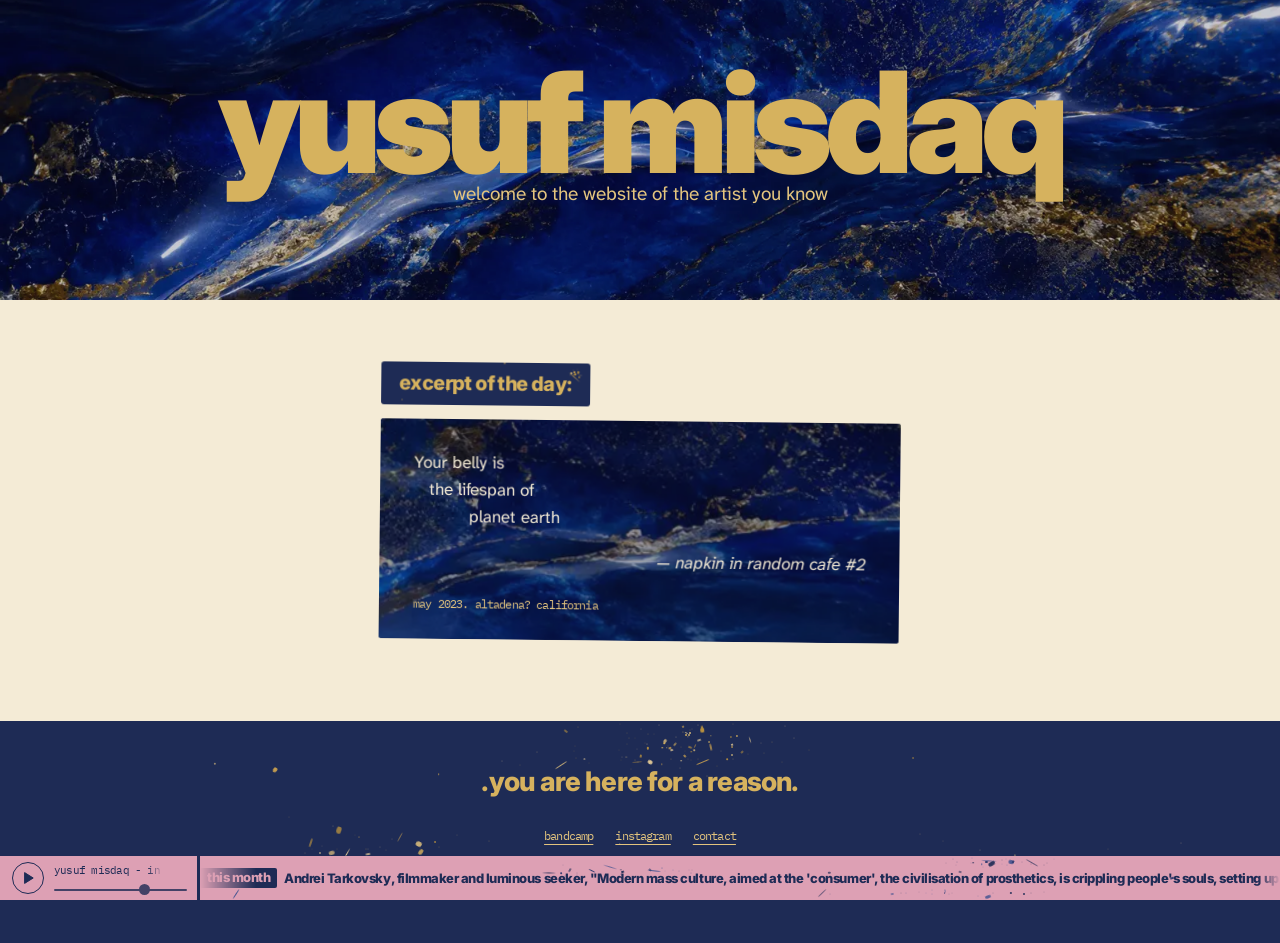
<file: index.html>
<!doctype html>
<html lang="en">
<head>
<meta charset="utf-8">
<meta name="viewport" content="width=device-width, initial-scale=1, viewport-fit=cover">
<meta name="theme-color" content="#F4EBD6">
<title>yusuf misdaq</title>
<link rel="stylesheet" href="https://fonts.googleapis.com/css2?family=Inter:wght@400;800;900&amp;display=swap">
<link rel="stylesheet" href="https://fonts.googleapis.com/css2?family=IBM+Plex+Mono:wght@400;500&amp;display=swap">
<link rel="stylesheet" href="https://fonts.googleapis.com/css2?family=Atkinson+Hyperlegible+Next:wght@400;600&amp;display=swap">
<link rel="stylesheet" href="https://fonts.googleapis.com/css2?family=Atkinson+Hyperlegible:wght@400;700&amp;display=swap">
<link rel="stylesheet" href="https://fonts.googleapis.com/css2?family=Aref+Ruqaa:wght@700&amp;family=Vazirmatn:wght@700&amp;display=swap">
<link rel="stylesheet" href="assets/css/shell.css">
<style id="page-css">
body{margin:0;background:#F4EBD6}
a{color:#1E2B55}a:hover{color:#2E4A8C}
.lapis{position:relative;overflow:hidden;background:#1E2B55}
.fx{position:absolute;top:0;right:0;bottom:0;left:0;pointer-events:none}
.fk{position:absolute;display:block}
.above{position:relative;z-index:1}
.ph::before{content:"";position:absolute;top:0;right:0;bottom:0;left:0;background-size:cover;background-repeat:no-repeat;background-position:var(--bp,50% 50%);z-index:0}
.ph::after{content:"";position:absolute;top:0;right:0;bottom:0;left:0;background:rgba(14,20,48,var(--dim,.3));z-index:0}
.ph-1::before{background-image:url(media/images/portrait-1.webp)}
.ph-2::before{background-image:url(media/images/portrait-2.webp)}
.ph-flip::before{transform:rotate(180deg)}
.ph-mx::before{transform:scaleX(-1)}
.ph-my::before{transform:scaleY(-1)}
.ph-zoom::before{background-size:var(--bs) auto}
.poemlink{text-decoration:none;color:#F4EBD6;transition:box-shadow .3s ease}
.poemlink::after{transition:background .3s ease}
.poemlink:hover,.poemlink:focus-visible{color:#F4EBD6;box-shadow:0 0 0 2px #D6B25E,0 0 30px rgba(214,178,94,.45)}
.poemlink:hover::after,.poemlink:focus-visible::after{background:rgba(14,20,48,.25)}
.poemlink:focus-visible{outline:none}
.fcall{font-family:Inter,'Helvetica Neue',Arial,sans-serif;font-weight:800;font-size:27px;letter-spacing:-0.03em;color:#D6B25E;text-transform:lowercase;text-align:center;margin:0}
.foot{margin-top:120px;border-radius:0;padding:44px 44px 80px;color:#F4EBD6;display:flex;flex-direction:column;gap:30px}
.frow{display:flex;flex-wrap:wrap;justify-content:space-between;align-items:flex-end;gap:24px}
.flab{font-family:Inter,'Helvetica Neue',Arial,sans-serif;font-weight:800;font-size:22px;letter-spacing:-0.03em;color:#D6B25E;text-transform:lowercase;margin:0 0 12px}
.fform{display:flex;flex-wrap:wrap;gap:10px;max-width:460px}
.fld{flex:1 1 220px;min-width:0;min-height:44px;box-sizing:border-box;border:1.5px solid #E3C47E;background:transparent;color:#F4EBD6;border-radius:999px;padding:11px 18px;font-family:'Atkinson Hyperlegible Next','Atkinson Hyperlegible',Verdana,sans-serif;font-size:15px}
.fld::placeholder{color:rgba(244,235,214,.7)}
.fbtn{min-height:44px;border:none;border-radius:999px;padding:11px 22px;background:#D6B25E;color:#1E2B55;font-family:'Atkinson Hyperlegible Next','Atkinson Hyperlegible',Verdana,sans-serif;font-size:15px;cursor:pointer;text-transform:lowercase}
.flinks{display:flex;flex-wrap:wrap;gap:6px 22px;font-family:'IBM Plex Mono',ui-monospace,monospace;font-size:12px;letter-spacing:-0.07em;text-transform:lowercase}
.flinks a{color:#E3C47E;text-underline-offset:4px}.flinks a:hover{color:#F4EBD6}
.fsig{font-family:'IBM Plex Mono',ui-monospace,monospace;font-size:12px;letter-spacing:-0.07em;color:#E3C47E;text-transform:lowercase}
.ph .fx{display:none}
.namelink{display:flex;align-items:center;justify-content:center;text-decoration:none;min-height:300px;padding:40px 24px;box-sizing:border-box;border-radius:0;width:100%}
.namelink:focus-visible{outline:2px solid #D6B25E;outline-offset:-6px}
.nm{font-family:Inter,'Helvetica Neue',Arial,sans-serif;font-weight:900;font-size:clamp(56px,11vw,150px);line-height:.88;letter-spacing:-0.05em;color:#D6B25E;text-transform:lowercase;text-align:center;transition:color .3s ease}
.tag{display:block;margin-top:-2px;font-family:'Atkinson Hyperlegible Next','Atkinson Hyperlegible',Verdana,sans-serif;font-weight:400;font-size:clamp(14px,1.6vw,19px);line-height:1.2;color:#E3C47E;text-transform:lowercase;text-align:center}
.namelink:hover .nm,.namelink:focus-visible .nm{color:#EED39A}
.enter{display:block;margin-top:18px;font-family:'IBM Plex Mono',ui-monospace,monospace;font-size:12px;letter-spacing:-0.07em;color:#E3C47E;text-transform:lowercase;text-align:center;opacity:0;transition:opacity .3s ease}
.namelink:hover .enter,.namelink:focus-visible .enter{opacity:1}
@media (hover: none){.enter{opacity:1}}
@keyframes drop{from{opacity:0;transform:translateY(-14px) rotate(var(--r))}to{opacity:1;transform:translateY(0) rotate(var(--r))}}
.stack{width:min(520px,100%);margin:64px auto 0;transform:rotate(var(--r));animation:drop .6s ease .3s both}
.eod{display:inline-block;margin:0 0 10px;padding:11px 18px 12px;border-radius:3px;font-family:Inter,'Helvetica Neue',Arial,sans-serif;font-weight:800;font-size:20px;line-height:1;letter-spacing:-0.03em;color:#D6B25E;text-transform:lowercase}
.poem{display:block;width:100%;box-sizing:border-box;padding:30px 34px 28px;border-radius:3px;color:#F4EBD6}
.pt{font-family:'Atkinson Hyperlegible Next','Atkinson Hyperlegible',Verdana,sans-serif;font-weight:400;font-style:italic;font-size:17px;line-height:1.6;text-transform:lowercase;margin:16px 0 0;text-align:right}
.pb{font-family:'Atkinson Hyperlegible Next','Atkinson Hyperlegible',Verdana,sans-serif;font-size:17px;line-height:1.6;white-space:pre-wrap;margin:0}
.pm{display:flex;flex-wrap:wrap;justify-content:space-between;gap:8px 20px;margin-top:22px;font-family:'IBM Plex Mono',ui-monospace,monospace;font-size:12px;letter-spacing:-0.07em;color:#E3C47E;text-transform:lowercase}
.pm a{color:#E3C47E;text-underline-offset:4px}
.pm a:hover{color:#F4EBD6}
.sunwrap{position:relative}
.rays{position:absolute;top:50%;margin-top:-80px;overflow:visible;filter:url(#raypix)}
.rays-l{left:-124px}.rays-r{right:-124px}
.ray{stroke:#1E2B55;stroke-width:6;stroke-linecap:round;opacity:0;animation:flash 2s step-end infinite}
@keyframes flash{0%{opacity:1}50%{opacity:0}100%{opacity:0}}
@media (max-width: 720px){.rays{display:none}}
@media (prefers-reduced-motion: reduce){.stack{animation:none}.ray{animation:none;opacity:1}}
.strip{position:fixed;left:0;right:0;bottom:0;z-index:50;height:44px;display:flex;align-items:center;background:var(--sbg);color:var(--sfg);box-shadow:0 -1px 0 var(--sline)}
.s-lapis{--sbg:#1E2B55;--sfg:#F4EBD6;--slab:#D6B25E;--sacc:#D6B25E;--sline:rgba(214,178,94,.35);--spill:#1E2B55}
.s-red{--sbg:#9E2A22;--sfg:#F4EBD6;--slab:#EED39A;--sacc:#EED39A;--sline:rgba(30,43,85,.5);--spill:#9E2A22}
.s-gold{--sbg:#D6B25E;--sfg:#1E2B55;--slab:#1E2B55;--sacc:#1E2B55;--sline:rgba(30,43,85,.45);--spill:#D6B25E}
.s-pink{--sbg:#DDA0B4;--sfg:#1E2B55;--slab:#1E2B55;--sacc:#1E2B55;--sline:rgba(30,43,85,.4);--spill:#DDA0B4;--sbar:#1E2B55}
.s-lapis,.s-red{--sbar:#D6B25E}.s-gold{--sbar:#1E2B55}
.s-gold .fx{display:none}
.s-red .fk{opacity:.55 !important}
.player{flex:0 0 auto;width:clamp(200px,14%,260px);border-right:3px solid var(--sbar);display:flex;align-items:center;gap:10px;padding:0 10px 0 12px;box-sizing:border-box;height:100%}
.pp{flex:0 0 auto;width:32px;height:32px;border:1.5px solid var(--sacc);border-radius:50%;background:transparent;display:flex;align-items:center;justify-content:center;cursor:pointer;padding:0;color:var(--sacc)}
.pp:hover,.pp:focus-visible{background:rgba(255,255,255,.12);outline:none}
.pp svg{display:block}
.pmeta{min-width:0;flex:1 1 auto;display:flex;flex-direction:column;gap:5px}
.song{display:block;width:100%;overflow:hidden;white-space:nowrap;-webkit-mask-image:linear-gradient(to right,#000 85%,transparent);mask-image:linear-gradient(to right,#000 85%,transparent)}
.songin{display:inline-block;font-family:'IBM Plex Mono',ui-monospace,monospace;font-size:11px;letter-spacing:-0.07em;color:var(--slab);text-transform:lowercase;line-height:1.1;will-change:transform}
.songin i{font-style:normal;padding:0 14px}
.songin b{font-weight:inherit}
.songin[data-short] .dup{display:none}
.song{max-width:110px}
.vol{-webkit-appearance:none;appearance:none;width:100%;height:14px;margin:0;background:transparent;cursor:pointer}
.vol::-webkit-slider-runnable-track{height:2px;background:var(--sacc);opacity:.8;border-radius:2px}
.vol::-moz-range-track{height:2px;background:var(--sacc);border-radius:2px}
.vol::-webkit-slider-thumb{-webkit-appearance:none;width:11px;height:11px;margin-top:-4.5px;border-radius:50%;background:var(--sacc);border:none}
.vol::-moz-range-thumb{width:11px;height:11px;border-radius:50%;background:var(--sacc);border:none}
.vol:focus-visible{outline:1px solid var(--sacc);outline-offset:2px}
.tick{flex:1 1 auto;min-width:0;height:100%;overflow:hidden;display:flex;align-items:center;cursor:default;-webkit-mask-image:linear-gradient(to right,transparent,#000 56px,#000 calc(100% - 22px),transparent);mask-image:linear-gradient(to right,transparent,#000 56px,#000 calc(100% - 22px),transparent)}
.track{display:flex;flex:0 0 auto;width:max-content;will-change:transform}
.ti{display:inline-flex;align-items:center;gap:7px;white-space:nowrap;padding-right:20px;font-family:Inter,'Helvetica Neue',Arial,sans-serif;font-weight:800;letter-spacing:-0.03em}
.ti::after{content:"\2726";color:var(--sacc);font-size:10px;padding-left:11px}
.tl,.tt{display:block;line-height:1}
.tl{font-weight:800;font-size:13px;color:var(--slab)}
.tt{font-size:13px;color:var(--sfg)}
a.tt{text-decoration:underline;text-decoration-thickness:1.5px;text-decoration-color:var(--sacc);text-underline-offset:4px}
a.tt:hover,a.tt:focus-visible{opacity:.8;outline:none}
.tmoon .tl{font-size:15px;line-height:1}
.tday .tl{color:var(--spill);background:var(--slab);padding:3px 7px 4px;border-radius:2px}
@media (max-width: 720px){.player{width:auto;padding-right:6px;gap:8px}.pmeta{width:84px;flex:0 0 84px}.vol{display:none}}
html{background:#1E2B55}
/* iPhone Safari tints its toolbar from a fixed bar's own background colour; drawing the colour on a pseudo-element
   keeps the strip pink while the toolbar area below stays cream */
.strip{background:transparent !important}
.strip::before{content:"";position:absolute;top:0;right:0;bottom:0;left:0;background:var(--sbg);z-index:-1}
.namelink{min-height:300px}
@media (max-width: 760px){.namelink{min-height:0;padding:40px 20px 34px}}
.foot{padding-bottom:calc(110px + env(safe-area-inset-bottom)) !important}
@media (max-width: 760px){
/* phones: Safari's floating toolbar owns the bottom of the screen, so the strip joins the page instead of floating:
   it sits directly above the footer, the same slim band as on desktop */
#app > div > *{order:1}
#app > div > .namelink{order:0}
#app > div > .strip{order:2;position:relative;bottom:auto;left:auto;right:auto;z-index:2;margin-top:110px}
#app > div > .foot{order:3;margin-top:0 !important}
.foot{padding-bottom:calc(36px + env(safe-area-inset-bottom)) !important}
}
</style>
</head>
<body>
<div id="shell"><div id="app"></div><div id="strip"></div><div id="foot"></div></div>
<noscript><p style="font-family:sans-serif;padding:24px">this site needs javascript turned on.</p></noscript>
<script type="module" src="assets/js/app.js" data-page="assets/js/index.js"></script>
</body>
</html>
</file>
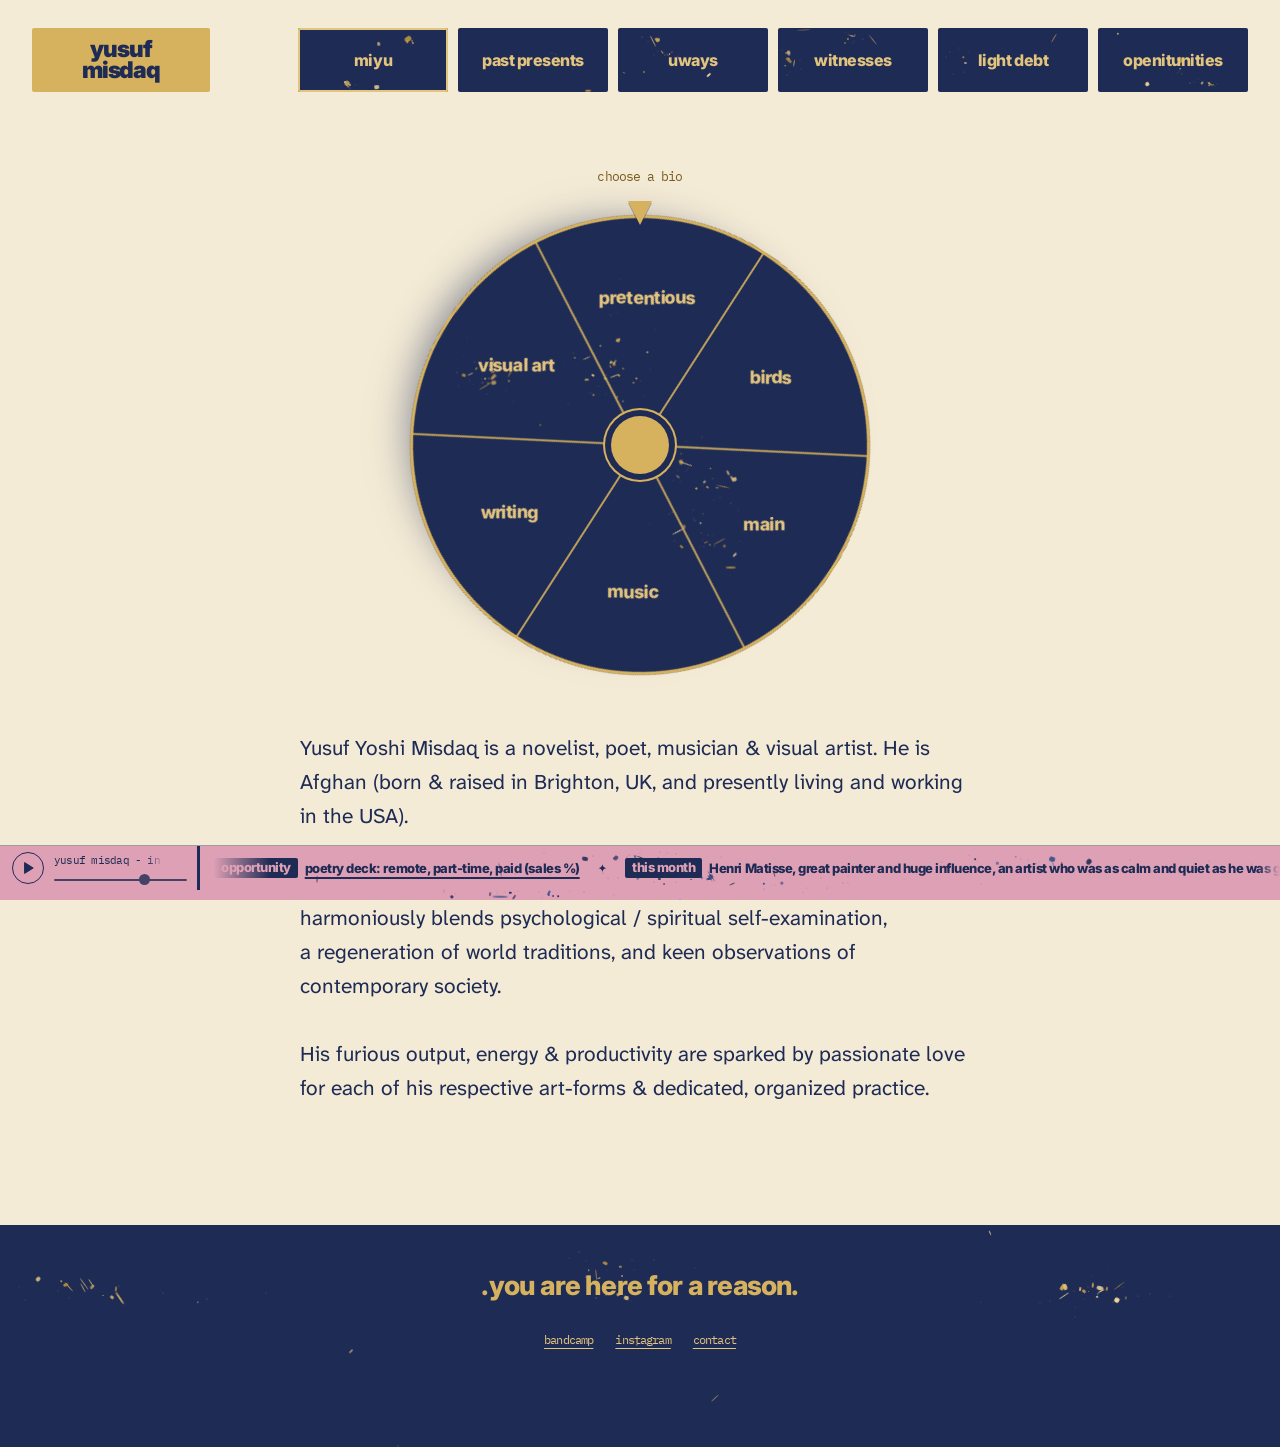
<file: bio.html>
<!doctype html>
<html lang="en">
<head>
<meta charset="utf-8">
<meta name="viewport" content="width=device-width, initial-scale=1, viewport-fit=cover">
<meta name="theme-color" content="#F4EBD6">
<title>bio · yusuf misdaq</title>
<link rel="stylesheet" href="https://fonts.googleapis.com/css2?family=Inter:wght@400;800;900&amp;display=swap">
<link rel="stylesheet" href="https://fonts.googleapis.com/css2?family=IBM+Plex+Mono:wght@400;500&amp;display=swap">
<link rel="stylesheet" href="https://fonts.googleapis.com/css2?family=Atkinson+Hyperlegible+Next:wght@400;600&amp;display=swap">
<link rel="stylesheet" href="https://fonts.googleapis.com/css2?family=Atkinson+Hyperlegible:wght@400;700&amp;display=swap">
<link rel="stylesheet" href="https://fonts.googleapis.com/css2?family=Aref+Ruqaa:wght@700&amp;family=Vazirmatn:wght@700&amp;display=swap">
<link rel="stylesheet" href="assets/css/shell.css">
<style id="page-css">
html{background:#1E2B55}
/* shared page chrome: ground, header name box, rotating menu, lapis blocks, footer */
body{margin:0;background:#F4EBD6}
a{color:#1E2B55}a:hover{color:#2E4A8C}
.namebox{display:flex;align-items:center;justify-content:center;width:178px;height:64px;box-sizing:border-box;background:#D6B25E;color:#1E2B55;text-decoration:none;font-family:Inter,'Helvetica Neue',Arial,sans-serif;font-weight:900;font-size:23px;line-height:.9;letter-spacing:-0.045em;border-radius:2px;text-align:center;text-transform:lowercase}
.namebox:hover{color:#1E2B55;background:#E3C47E}
.namebox:focus-visible{outline:2px solid #2E4A8C;outline-offset:3px}
.hdr{display:flex;flex-wrap:wrap;gap:18px 24px;align-items:flex-start;justify-content:space-between;padding:28px 0 46px}
.namebox{display:flex;align-items:center;justify-content:center;width:178px;height:64px;box-sizing:border-box;background:#D6B25E;color:#1E2B55;text-decoration:none;font-size:23px;line-height:.9;border-radius:2px;text-align:center}
.namebox:hover{color:#1E2B55;background:#E3C47E}
.namebox:focus-visible{outline:2px solid #2E4A8C;outline-offset:3px}
.menu{display:grid;grid-template-columns:repeat(6,150px);gap:10px}
@media (max-width: 1240px){.menu{grid-template-columns:repeat(3,150px);row-gap:30px}}
@media (max-width: 560px){.menu{grid-template-columns:repeat(2,minmax(0,1fr));width:100%}}
.mi{position:relative;display:block;width:150px;max-width:100%;height:64px;text-decoration:none}
@media (max-width: 560px){.mi{width:100%}}
.mi:focus-visible{outline:2px solid #2E4A8C;outline-offset:3px}
.mbox{position:absolute;top:0;right:0;bottom:0;left:0;display:flex;align-items:center;justify-content:center;padding:0 10px;box-sizing:border-box;background:var(--ink);border-radius:2px;overflow:hidden}
.mi:hover .mbox{background:#25336A}
.mi[aria-current="page"] .mbox{box-shadow:inset 0 0 0 2px #E3C47E}
.poe{position:relative;z-index:1;font-family:Inter,Vazirmatn,'Helvetica Neue',Arial,sans-serif;font-weight:800;font-size:16px;line-height:1.02;letter-spacing:-0.03em;color:#E3C47E;text-align:center;text-transform:lowercase}
@keyframes sw0{0%{opacity:0}50%{opacity:.5}100%{opacity:1}}
@keyframes sw1{0%{opacity:0}50%{opacity:.5}100%{opacity:1}}
.sw0{animation:sw0 .6s steps(3) both}.sw1{animation:sw1 .6s steps(3) both}
.gen{position:absolute;top:100%;left:50%;margin-top:6px;white-space:nowrap;font-family:'IBM Plex Mono',ui-monospace,monospace;font-size:12px;color:#7A5A1E;text-transform:lowercase;opacity:0;letter-spacing:-.6em;transform:translateX(-50%);transition:opacity .25s ease,letter-spacing .35s ease;pointer-events:none}
.mi:hover .gen,.mi:focus-visible .gen{opacity:1;letter-spacing:-0.07em}
@media (hover: none){.gen{opacity:1;letter-spacing:-0.07em}.menu{row-gap:30px}}
@media (prefers-reduced-motion: reduce){.sw0,.sw1{animation:none}.gen{transition:none}}
.lapis{position:relative;overflow:hidden;background:#1E2B55}
.fx{position:absolute;top:0;right:0;bottom:0;left:0;pointer-events:none}
.fk{position:absolute;display:block}
.above{position:relative;z-index:1}
.foot{margin-top:120px;padding:44px 44px 36px;color:#F4EBD6;display:flex;flex-direction:column;gap:30px}
.fcall{font-family:Inter,'Helvetica Neue',Arial,sans-serif;font-weight:800;font-size:27px;letter-spacing:-0.03em;color:#D6B25E;text-transform:lowercase;text-align:center;margin:0}
.flinks{display:flex;flex-wrap:wrap;gap:6px 22px;font-family:'IBM Plex Mono',ui-monospace,monospace;font-size:12px;letter-spacing:-0.07em;text-transform:lowercase}
.flinks a{color:#E3C47E;text-underline-offset:4px}.flinks a:hover{color:#F4EBD6}
/* menu: on hover the box turns gold and shows its plain name inside (computers); phones keep the name underneath */
.mbox{transition:background-color .35s ease}
.mbox .fx{transition:opacity .35s ease}
.poe{transition:opacity .3s ease}
.real{position:absolute;top:0;right:0;bottom:0;left:0;display:flex;align-items:center;justify-content:center;padding:0 10px;font-family:Inter,'Helvetica Neue',Arial,sans-serif;font-weight:900;font-size:17px;line-height:1;letter-spacing:-0.04em;color:#1E2B55;text-transform:lowercase;text-align:center;opacity:0;transition:opacity .35s ease;z-index:2;pointer-events:none}
@media (hover: hover){
.gen{display:none}
.mi:hover .mbox,.mi:focus-visible .mbox{background:#D6B25E}
.mi:hover .mbox .fx,.mi:focus-visible .mbox .fx{opacity:0}
.mi:hover .poe,.mi:focus-visible .poe{opacity:0 !important}
.mi:hover .real,.mi:focus-visible .real{opacity:1}
}
@media (hover: none){.real{display:none}}

/* project pages: a magazine-like stack of blocks. widths: text (680), wide (1040), full bleed. */
:root{--ink:#1E2B55;--ground:#F4EBD6;--gold:#D6B25E;--gold2:#E3C47E;--ochre:#7A5A1E;--pink:#DDA0B4;--red:#9E2A22;--panel:#EFE4CB;--text:680px;--wide:1040px}
.page{--ink:#1E2B55;background:var(--ground);color:var(--ink);min-height:100vh;display:flex;flex-direction:column;box-sizing:border-box;padding:0 32px;overflow-x:clip}
.page > .foot{margin-left:-32px;margin-right:-32px}
.wk{flex:1 0 auto;width:100%;max-width:1216px;margin:0 auto;padding-bottom:40px}

/* hero */
.wk-hero{display:grid;grid-template-columns:minmax(0,1fr) auto;gap:40px;align-items:end;padding:44px 44px 40px;border-radius:2px;color:var(--ground)}
.wk-hero.nocover{grid-template-columns:minmax(0,1fr)}
.wk-title{margin:0;font-family:Inter,'Helvetica Neue',Arial,sans-serif;font-weight:900;font-size:clamp(48px,8.4vw,132px);line-height:.88;letter-spacing:-0.05em;text-transform:lowercase;text-wrap:balance;overflow-wrap:anywhere}
.wk-meta{margin:18px 0 0;font-family:'IBM Plex Mono',ui-monospace,monospace;font-size:13px;letter-spacing:-0.07em;color:var(--gold2);text-transform:lowercase}
.wk-line{margin:12px 0 0;max-width:46ch;font-family:'Atkinson Hyperlegible Next','Atkinson Hyperlegible',Verdana,sans-serif;font-size:20px;line-height:1.45;text-transform:lowercase}
.wk-cover{width:min(360px,34vw);aspect-ratio:1;object-fit:cover;display:block;box-shadow:0 22px 34px -18px rgba(0,0,0,.55);transform:rotate(var(--tilt,1.2deg))}
.wk-back{display:inline-block;margin:22px 0 0;font-family:'IBM Plex Mono',ui-monospace,monospace;font-size:12px;letter-spacing:-0.07em;color:var(--ochre);text-transform:lowercase;text-underline-offset:4px}

/* block rhythm */
.blocks{display:flex;flex-direction:column;gap:64px;margin-top:64px}
.blocks > .tight{margin-top:-46px}
.w-text{width:100%;max-width:var(--text);margin:0 auto}
.w-wide{width:100%;max-width:var(--wide);margin:0 auto}
.w-full{width:100vw;margin-left:calc(50% - 50vw);margin-right:0}
figure{margin-top:0;margin-bottom:0}
.cap{margin:10px 0 0;font-family:'IBM Plex Mono',ui-monospace,monospace;font-size:12px;letter-spacing:-0.07em;color:var(--ochre);text-transform:lowercase}
.w-full .cap{padding:0 32px}

/* prose */
.prose{font-family:'Atkinson Hyperlegible Next','Atkinson Hyperlegible',Verdana,sans-serif;font-size:19px;line-height:1.66;hyphens:auto;-webkit-hyphens:auto;text-wrap:pretty}
.prose p{margin:0 0 1em}
.prose > :last-child{margin-bottom:0}
.prose h2,.prose h3{font-family:Inter,'Helvetica Neue',Arial,sans-serif;font-weight:800;letter-spacing:-0.03em;text-transform:lowercase;text-wrap:balance;line-height:1.05;margin:1.4em 0 .5em}
.prose h2{font-size:34px}.prose h3{font-size:24px}
.prose a{color:var(--ink);text-decoration-color:var(--gold);text-decoration-thickness:2px;text-underline-offset:4px}
.prose a:hover{color:#2E4A8C}
.prose img{display:block;width:calc(100% + 120px);max-width:none;margin:1.4em -60px;height:auto}
.prose blockquote{margin:1.2em 0;padding-left:22px;border-left:3px solid var(--gold);font-style:italic}
.prose ul,.prose ol{padding-left:1.2em}
.dropcap > p:first-of-type::first-letter{float:left;font-family:Inter,'Helvetica Neue',Arial,sans-serif;font-weight:900;font-size:5.2em;line-height:.8;margin:.06em .1em 0 -.02em;color:var(--ink)}

/* images */
.img img{display:block;width:100%;height:auto}
.img.band img{aspect-ratio:3/1;object-fit:cover}
@media (max-width:760px){.img.band img{aspect-ratio:2/1}}

/* text wrapping around an image */
.wrapfig{margin:6px 0 14px;width:46%}
.wrapfig.third{width:36%}
.wrapfig img{display:block;width:100%;height:auto}
.wrapfig.left{float:left;margin-right:30px;margin-left:-110px}
.wrapfig.right{float:right;margin-left:30px;margin-right:-110px}
.wrapbox::after{content:"";display:block;clear:both}
@media (max-width:1000px){.wrapfig.left{margin-left:0}.wrapfig.right{margin-right:0}}
@media (max-width:640px){.wrapfig,.wrapfig.third{float:none;width:100%;margin:0 0 18px}}

/* poster */
.poster{position:relative;overflow:hidden;border-radius:2px;padding:clamp(28px,4vw,52px) clamp(24px,4vw,48px)}
.poster .pt{position:relative;z-index:1;margin:0;font-family:Inter,'Helvetica Neue',Arial,sans-serif;font-weight:900;letter-spacing:-0.05em;line-height:.9;text-transform:lowercase;text-align:justify;text-align-last:justify;overflow-wrap:anywhere}
.poster.huge .pt{font-size:clamp(56px,11vw,168px)}
.poster.large .pt{font-size:clamp(40px,7vw,104px)}
.poster.medium .pt{font-size:clamp(28px,4.4vw,64px)}
.poster.c-lapis,.poster.c-ink{background:var(--ink);color:var(--ground)}
.poster.c-pink{background:var(--pink);color:var(--ink)}
.poster.c-gold{background:var(--gold);color:var(--ink)}
.poster.c-red{background:var(--red);color:var(--ground)}
.poster.c-cream{background:var(--ground);color:var(--ink);box-shadow:inset 0 0 0 3px var(--ink)}
.poster.photo{color:var(--ground)}
.poster.photo::before{content:"";position:absolute;inset:0;background:var(--pimg) center/cover no-repeat;z-index:0}
.poster.photo::after{content:"";position:absolute;inset:0;background:rgba(14,20,48,.38);z-index:0}

/* split (two halves side by side): panel colour, text colour and image shape are chosen per block */
.split{display:grid;grid-template-columns:1fr 1fr;gap:16px}
.half{position:relative;overflow:hidden;display:flex;flex-direction:column;align-items:center;text-align:center;border-radius:3px;padding:44px 28px 36px;text-decoration:none;color:var(--ht)}
.p-cream{background:var(--panel)}.p-ink,.p-lapis{background:var(--ink)}.p-gold{background:var(--gold)}.p-pink{background:var(--pink)}
.t-indigo{--ht:var(--ink)}.t-gold{--ht:var(--gold)}.t-cream{--ht:var(--ground)}.t-pink{--ht:var(--pink)}
.p-gold.t-gold{--ht:var(--ink)}.p-pink.t-pink{--ht:var(--ink)}.p-cream.t-cream{--ht:var(--ink)}
.half img{width:100%;max-width:440px;display:block;margin-bottom:26px;object-fit:cover}
.half img.s-square{aspect-ratio:1}
.half img.s-portrait{aspect-ratio:4/5}
.half img.s-landscape{aspect-ratio:3/2}
.half img.s-whole{aspect-ratio:auto;height:auto;object-fit:contain}
.half h3{margin:0;font-family:Inter,'Helvetica Neue',Arial,sans-serif;font-weight:900;font-size:clamp(28px,3.4vw,46px);letter-spacing:-0.045em;line-height:.95;text-transform:lowercase;text-wrap:balance}
.half p{margin:10px 0 0;max-width:32ch;font-family:'Atkinson Hyperlegible Next','Atkinson Hyperlegible',Verdana,sans-serif;font-size:17px;line-height:1.45;text-transform:lowercase}
.half .go{margin-top:16px;font-family:'IBM Plex Mono',ui-monospace,monospace;font-size:13px;letter-spacing:-0.07em;color:inherit;opacity:.85;text-transform:lowercase;text-decoration:underline;text-underline-offset:4px}
a.half{transition:filter .25s ease}
a.half:hover{filter:brightness(1.06)}
a.half:hover .go{opacity:1}
@media (max-width:760px){.split{grid-template-columns:1fr}}

/* quotes */
.q-quiet{position:relative;padding-left:64px}
.q-quiet::before{content:"\201C";position:absolute;left:0;top:-26px;font-family:Inter,'Helvetica Neue',Arial,sans-serif;font-weight:900;font-size:120px;color:var(--gold);line-height:1}
.q-quiet p{margin:0;font-family:'Atkinson Hyperlegible Next','Atkinson Hyperlegible',Verdana,sans-serif;font-style:italic;font-size:clamp(24px,2.8vw,34px);line-height:1.35;text-wrap:balance}
.q-poster p{margin:0;font-family:Inter,'Helvetica Neue',Arial,sans-serif;font-weight:900;font-size:clamp(36px,5.6vw,80px);letter-spacing:-0.05em;line-height:.92;text-transform:lowercase;text-align:justify;text-align-last:justify}
.q-by{margin:16px 0 0;font-family:'IBM Plex Mono',ui-monospace,monospace;font-size:13px;letter-spacing:-0.07em;color:var(--ochre);text-transform:lowercase}
.q-quiet .q-by{padding-left:0}

/* poem */
.poem-b{text-align:center}
.poem-b h3{margin:0 0 18px;font-family:'Atkinson Hyperlegible Next','Atkinson Hyperlegible',Verdana,sans-serif;font-weight:600;font-size:18px;text-transform:lowercase;font-style:italic}
.poem-b pre{margin:0;white-space:pre-wrap;font-family:'Atkinson Hyperlegible Next','Atkinson Hyperlegible',Verdana,sans-serif;font-size:21px;line-height:1.7}

/* gallery */
.strip{display:flex;gap:14px;overflow-x:auto;scroll-snap-type:x mandatory;padding-bottom:10px;scrollbar-width:thin}
.strip img{height:min(440px,60vw);width:auto;flex:0 0 auto;scroll-snap-align:center;display:block}
.grid{display:grid;grid-template-columns:repeat(3,1fr);gap:10px}
.grid img{width:100%;aspect-ratio:1;object-fit:cover;display:block}
@media (max-width:640px){.grid{grid-template-columns:repeat(2,1fr)}}

/* video */
.vid{position:relative;aspect-ratio:16/9;background:var(--ink);overflow:hidden;border-radius:2px}
.vid button{all:unset;position:absolute;inset:0;cursor:pointer;display:flex;align-items:center;justify-content:center}
.vid .poster-img{position:absolute;inset:0;width:100%;height:100%;object-fit:cover}
.vid .play{position:relative;width:84px;height:84px;border-radius:50%;background:var(--ink);box-shadow:0 0 0 3px var(--gold);display:flex;align-items:center;justify-content:center}
.vid button:hover .play,.vid button:focus-visible .play{background:#25336A;box-shadow:0 0 0 3px var(--gold2),0 0 30px rgba(214,178,94,.5)}
.vid iframe{position:absolute;inset:0;width:100%;height:100%;border:0}
.clip video{display:block;width:100%;height:auto}

/* audio */
.aud{display:flex;align-items:center;gap:16px;background:var(--ink);color:var(--ground);border-radius:3px;padding:16px 20px}
.aud span{font-family:Inter,'Helvetica Neue',Arial,sans-serif;font-weight:800;font-size:18px;letter-spacing:-0.03em;text-transform:lowercase;flex:0 1 auto}
.aud audio{flex:1 1 auto;min-width:0;height:40px}

/* links row */
.links{display:flex;flex-wrap:wrap;gap:10px;justify-content:center}
.links a{position:relative;overflow:hidden;display:inline-flex;align-items:center;min-height:48px;padding:0 22px;border-radius:2px;background:var(--ink);color:var(--gold2);text-decoration:none;font-family:Inter,'Helvetica Neue',Arial,sans-serif;font-weight:800;font-size:17px;letter-spacing:-0.03em;text-transform:lowercase}
.links a:hover{color:var(--ground)}

/* pinned image beside scrolling text */
.pinned{display:grid;grid-template-columns:1fr 1fr;gap:48px;align-items:start}
.pinned.right .pin{order:2}
.pin{position:sticky;top:24px}
.pin img{display:block;width:100%;height:auto;max-height:86vh;object-fit:cover}
@media (max-width:760px){.pinned{grid-template-columns:1fr}.pin{position:static}.pinned.right .pin{order:0}}

/* dividers and credits */
.divider{display:flex;justify-content:center}
.lapisband{height:30px;position:relative;overflow:hidden;background:var(--ink)}
.credits pre{margin:0;white-space:pre-wrap;columns:2 260px;column-gap:40px;font-family:'IBM Plex Mono',ui-monospace,monospace;font-size:13px;line-height:1.7;letter-spacing:-0.05em;color:var(--ochre);text-transform:lowercase}

/* previous / next */
.wk-nav{display:flex;justify-content:space-between;gap:16px;margin-top:96px;font-family:'IBM Plex Mono',ui-monospace,monospace;font-size:13px;letter-spacing:-0.07em;text-transform:lowercase}
.wk-nav a{color:var(--ink);text-underline-offset:4px;max-width:45%}
.wk-missing{margin:120px auto;text-align:center;font-family:'Atkinson Hyperlegible Next','Atkinson Hyperlegible',Verdana,sans-serif;font-size:22px;text-transform:lowercase}
@media (max-width:760px){.wk-hero{grid-template-columns:1fr;padding:32px 24px}.wk-cover{width:100%;max-width:420px;transform:none}.blocks{gap:48px;margin-top:48px}.prose img{width:100%;margin:1.2em 0}.page{padding:0 16px}.page > .foot{margin-left:-16px;margin-right:-16px}.w-full .cap{padding:0 16px}}

/* bio: the wheel of bio versions, and the chosen text beneath it */
.bio{flex:1 0 auto;width:100%;max-width:1216px;margin:0 auto;padding:30px 0 40px;display:flex;flex-direction:column;align-items:center}
.bhint{margin:0 0 30px;font-family:'IBM Plex Mono',ui-monospace,monospace;font-size:13px;letter-spacing:-0.07em;color:var(--ochre);text-transform:lowercase}
.bwheel{position:relative;width:min(460px,86vw);aspect-ratio:1;flex:0 0 auto}
.bpoint{position:absolute;left:50%;top:-14px;width:0;height:0;margin-left:-12px;border-left:12px solid transparent;border-right:12px solid transparent;border-top:24px solid var(--gold);z-index:3;filter:drop-shadow(0 2px 0 rgba(30,43,85,.35))}
.bdisc{position:absolute;inset:0;border-radius:50%;overflow:hidden;box-shadow:0 0 0 3px var(--gold) inset,0 26px 40px -24px rgba(30,43,85,.6);will-change:transform}
.bsvg{position:absolute;inset:0;width:100%;height:100%;pointer-events:none}
.bsvg line{stroke:var(--gold);stroke-width:.45;opacity:.85}
.bwedge{fill:transparent;transition:fill .5s ease}
.bwedge.on{fill:rgba(214,178,94,.92)}
.bseg{position:absolute;left:50%;top:50%;width:0;height:0;transform:rotate(var(--a)) translateY(calc(min(460px,86vw) * -0.32)) rotate(calc(-1 * var(--a)))}
.blab{all:unset;position:absolute;left:-64px;top:-34px;width:128px;height:68px;display:flex;align-items:center;justify-content:center;text-align:center;cursor:pointer;border-radius:8px;font-family:Inter,'Helvetica Neue',Arial,sans-serif;font-weight:800;font-size:18px;line-height:1.02;letter-spacing:-0.03em;color:var(--gold2);text-transform:lowercase;z-index:2;transition:color .4s ease}
.blab:hover{color:var(--ground)}
.blab.on{color:var(--ink)}
.blab:focus-visible{outline:2px solid var(--gold2);outline-offset:2px}
.bhub{position:absolute;left:50%;top:50%;width:58px;height:58px;margin:-29px 0 0 -29px;border-radius:50%;background:var(--gold);box-shadow:0 0 0 6px var(--ink),0 0 0 8px var(--gold);z-index:2;pointer-events:none}
.btext{width:100%;max-width:var(--text);margin-top:56px;animation:bfade .6s ease both}
.btext .prose{font-size:21px;line-height:1.62}
.bsoon{margin:0;text-align:center;font-family:'Atkinson Hyperlegible Next','Atkinson Hyperlegible',Verdana,sans-serif;font-size:19px;color:var(--ochre);text-transform:lowercase}
@keyframes bfade{from{opacity:0;transform:translateY(8px)}to{opacity:1;transform:none}}
@media (max-width:640px){.blab{font-size:15px;left:-50px;width:100px}.bhub{width:44px;height:44px;margin:-22px 0 0 -22px}.btext .prose{font-size:19px}}
@media (prefers-reduced-motion: reduce){.btext{animation:none}}
</style>
</head>
<body>
<div id="shell"><div id="app"></div><div id="strip"></div><div id="foot"></div></div>
<noscript><p style="font-family:sans-serif;padding:24px">this site needs javascript turned on.</p></noscript>
<script type="module" src="assets/js/app.js" data-page="assets/js/bio.js"></script>
</body>
</html>
</file>
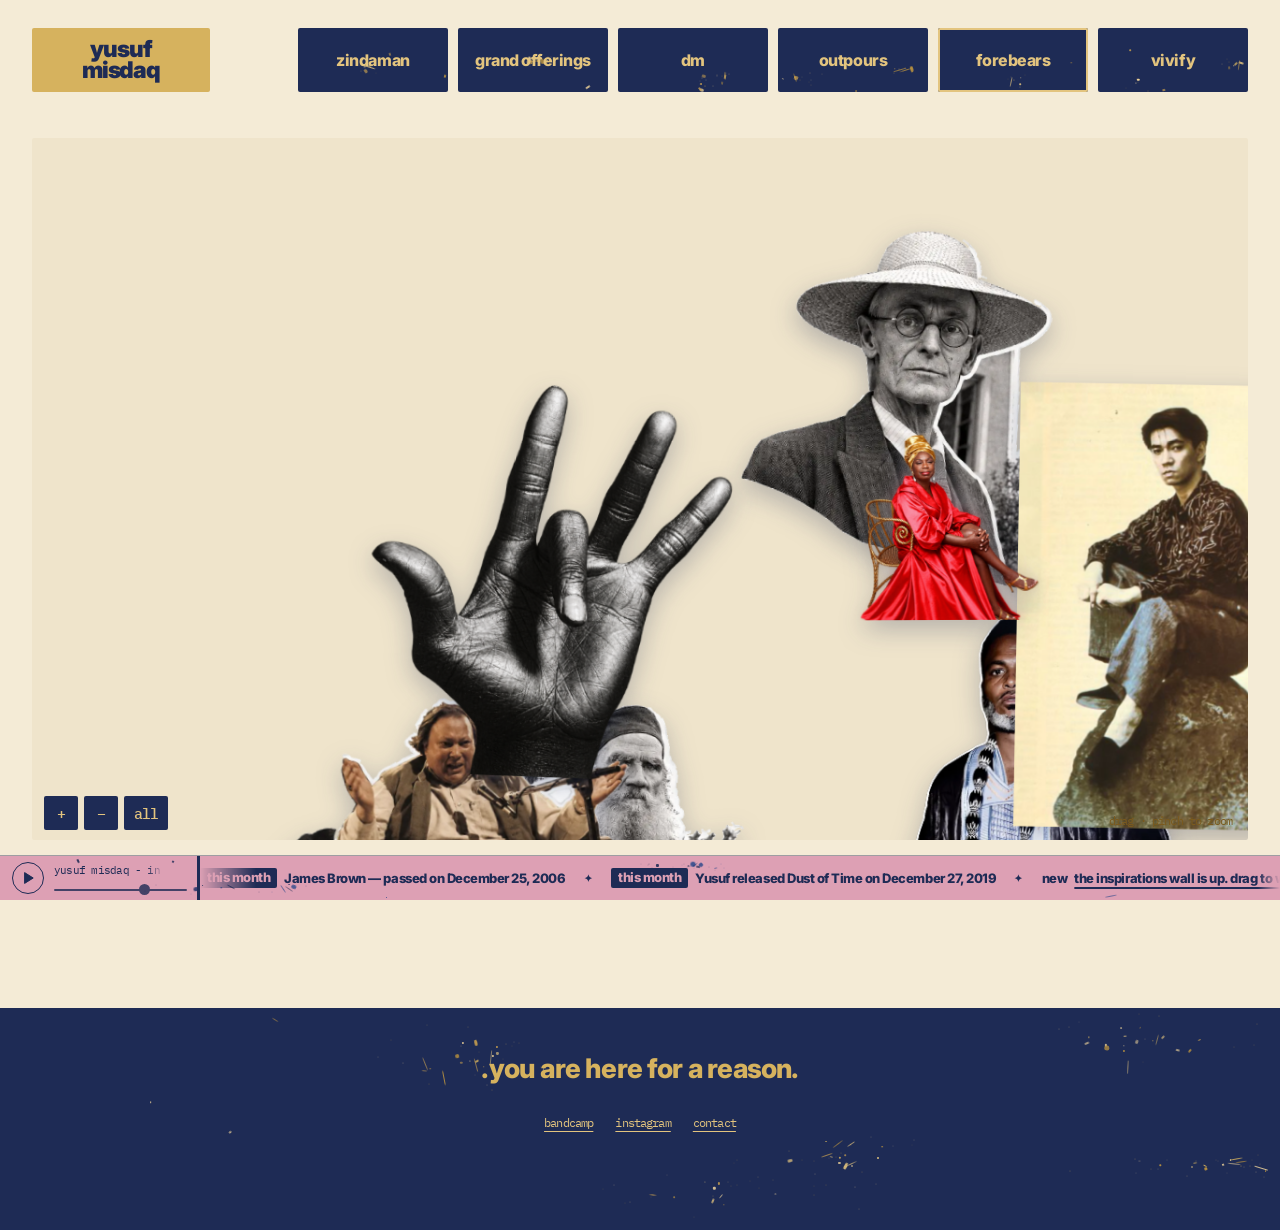
<file: inspirations.html>
<!doctype html>
<html lang="en">
<head>
<meta charset="utf-8">
<meta name="viewport" content="width=device-width, initial-scale=1, viewport-fit=cover">
<meta name="theme-color" content="#F4EBD6">
<title>inspirations · yusuf misdaq</title>
<link rel="stylesheet" href="https://fonts.googleapis.com/css2?family=Inter:wght@400;800;900&amp;display=swap">
<link rel="stylesheet" href="https://fonts.googleapis.com/css2?family=IBM+Plex+Mono:wght@400;500&amp;display=swap">
<link rel="stylesheet" href="https://fonts.googleapis.com/css2?family=Atkinson+Hyperlegible+Next:wght@400;600&amp;display=swap">
<link rel="stylesheet" href="https://fonts.googleapis.com/css2?family=Atkinson+Hyperlegible:wght@400;700&amp;display=swap">
<link rel="stylesheet" href="https://fonts.googleapis.com/css2?family=Aref+Ruqaa:wght@700&amp;family=Vazirmatn:wght@700&amp;display=swap">
<link rel="stylesheet" href="assets/css/shell.css">
<style id="page-css">
body{margin:0;background:#F4EBD6}
a{color:#1E2B55}a:hover{color:#2E4A8C}
.namebox{display:flex;align-items:center;justify-content:center;width:178px;height:64px;box-sizing:border-box;background:#D6B25E;color:#1E2B55;text-decoration:none;font-family:Inter,'Helvetica Neue',Arial,sans-serif;font-weight:900;font-size:23px;line-height:.9;letter-spacing:-0.045em;border-radius:2px;text-align:center;text-transform:lowercase}
.namebox:hover{color:#1E2B55;background:#E3C47E}
.namebox:focus-visible{outline:2px solid #2E4A8C;outline-offset:3px}
.hdr{display:flex;flex-wrap:wrap;gap:18px 24px;align-items:flex-start;justify-content:space-between;padding:28px 0 46px}
.namebox{display:flex;align-items:center;justify-content:center;width:178px;height:64px;box-sizing:border-box;background:#D6B25E;color:#1E2B55;text-decoration:none;font-size:23px;line-height:.9;border-radius:2px;text-align:center}
.namebox:hover{color:#1E2B55;background:#E3C47E}
.namebox:focus-visible{outline:2px solid #2E4A8C;outline-offset:3px}
.menu{display:grid;grid-template-columns:repeat(6,150px);gap:10px}
@media (max-width: 1240px){.menu{grid-template-columns:repeat(3,150px);row-gap:30px}}
@media (max-width: 560px){.menu{grid-template-columns:repeat(2,minmax(0,1fr));width:100%}}
.mi{position:relative;display:block;width:150px;max-width:100%;height:64px;text-decoration:none}
@media (max-width: 560px){.mi{width:100%}}
.mi:focus-visible{outline:2px solid #2E4A8C;outline-offset:3px}
.mbox{position:absolute;top:0;right:0;bottom:0;left:0;display:flex;align-items:center;justify-content:center;padding:0 10px;box-sizing:border-box;background:var(--ink);border-radius:2px;overflow:hidden}
.mi:hover .mbox{background:#25336A}
.mi[aria-current="page"] .mbox{box-shadow:inset 0 0 0 2px #E3C47E}
.poe{position:relative;z-index:1;font-family:Inter,Vazirmatn,'Helvetica Neue',Arial,sans-serif;font-weight:800;font-size:16px;line-height:1.02;letter-spacing:-0.03em;color:#E3C47E;text-align:center;text-transform:lowercase}
@keyframes sw0{0%{opacity:0}50%{opacity:.5}100%{opacity:1}}
@keyframes sw1{0%{opacity:0}50%{opacity:.5}100%{opacity:1}}
.sw0{animation:sw0 .6s steps(3) both}.sw1{animation:sw1 .6s steps(3) both}
.gen{position:absolute;top:100%;left:50%;margin-top:6px;white-space:nowrap;font-family:'IBM Plex Mono',ui-monospace,monospace;font-size:12px;color:#7A5A1E;text-transform:lowercase;opacity:0;letter-spacing:-.6em;transform:translateX(-50%);transition:opacity .25s ease,letter-spacing .35s ease;pointer-events:none}
.mi:hover .gen,.mi:focus-visible .gen{opacity:1;letter-spacing:-0.07em}
@media (hover: none){.gen{opacity:1;letter-spacing:-0.07em}.menu{row-gap:30px}}
@media (prefers-reduced-motion: reduce){.sw0,.sw1{animation:none}.gen{transition:none}}
.lapis{position:relative;overflow:hidden;background:#1E2B55}
.fx{position:absolute;top:0;right:0;bottom:0;left:0;pointer-events:none}
.fk{position:absolute;display:block}
.above{position:relative;z-index:1}
.oph{margin:110px 0 26px;font-family:Inter,'Helvetica Neue',Arial,sans-serif;font-weight:800;font-size:22px;letter-spacing:-0.03em;color:#2E4A8C;text-transform:lowercase;text-align:center}
.ops{display:flex;flex-direction:column;gap:22px;width:min(560px,100%)}
.op{border-radius:3px;padding:24px 28px 22px;color:#F4EBD6;transform:rotate(var(--r))}
.opt{margin:0 0 6px;font-family:Inter,'Helvetica Neue',Arial,sans-serif;font-weight:800;font-size:20px;line-height:1.15;letter-spacing:-0.03em;color:#D6B25E;text-transform:lowercase}
.opd{margin:12px 0;font-family:'Atkinson Hyperlegible Next','Atkinson Hyperlegible',Verdana,sans-serif;font-size:16px;line-height:1.55;text-transform:lowercase}
.opm{margin:0;font-family:'IBM Plex Mono',ui-monospace,monospace;font-size:12px;letter-spacing:-0.07em;color:#E3C47E;text-transform:lowercase}
.viewport{position:relative;height:min(78vh,820px);min-height:520px;overflow:hidden;border-radius:2px;background:#EFE4CB;cursor:grab;touch-action:none;user-select:none}
.viewport:active{cursor:grabbing}
.wall{position:absolute;left:0;top:0;width:2600px;height:1700px;will-change:transform}
.piece{position:absolute;margin:0;outline:none}
.piece img{display:block;width:100%;height:auto;filter:drop-shadow(0 10px 14px rgba(30,43,85,.28));pointer-events:none}
.pcard{position:absolute;left:50%;bottom:calc(100% + 10px);transform:translate(-50%,8px);opacity:0;transition:opacity .15s ease,transform .15s ease;width:240px;box-sizing:border-box;background:#1E2B55;color:#F4EBD6;padding:12px 14px;border-radius:3px;display:flex;flex-direction:column;gap:4px;pointer-events:none;z-index:50}
.piece:hover .pcard,.piece:focus-visible .pcard{opacity:1;transform:translate(-50%,0)}
.piece:hover{z-index:40 !important}
.pn{font-family:'Atkinson Hyperlegible Next','Atkinson Hyperlegible',Verdana,sans-serif;font-weight:600;font-size:16px;text-transform:lowercase}
.pm2{font-family:'IBM Plex Mono',ui-monospace,monospace;font-size:12px;letter-spacing:-0.07em;color:#E3C47E;text-transform:lowercase}
.pl2{font-family:'Atkinson Hyperlegible Next','Atkinson Hyperlegible',Verdana,sans-serif;font-size:13px;opacity:.9;text-transform:lowercase}
.viewport.grabbing{cursor:grabbing}.viewport:focus-visible{outline:2px solid #D6B25E;outline-offset:3px}
.piece.on{z-index:40 !important}.piece.on .pcard{opacity:1;transform:translate(-50%,0)}
.wctl{position:absolute;left:12px;bottom:10px;z-index:60;display:flex;gap:6px}
.wctl button{min-width:34px;height:34px;padding:0 10px;border:0;border-radius:2px;background:#1E2B55;color:#E3C47E;font:500 15px/1 'IBM Plex Mono',ui-monospace,monospace;letter-spacing:-0.07em;cursor:pointer}
.wctl button:hover{background:#2E4A8C;color:#F4EBD6}
.hint{position:absolute;right:16px;bottom:12px;font-family:'IBM Plex Mono',ui-monospace,monospace;font-size:12px;letter-spacing:-0.07em;color:#7A5A1E;text-transform:lowercase;pointer-events:none}
.credits{margin:18px 0 0;font-family:'IBM Plex Mono',ui-monospace,monospace;font-size:12px;letter-spacing:-0.07em;color:#7A5A1E;text-transform:lowercase}
.msg{margin:0;max-width:760px;font-family:'Atkinson Hyperlegible Next','Atkinson Hyperlegible',Verdana,sans-serif;font-weight:400;font-size:clamp(20px,2.4vw,28px);line-height:1.5;color:#111111;text-align:center;text-transform:lowercase}
.foot{margin-top:120px;padding:44px 44px 36px;color:#F4EBD6;display:flex;flex-direction:column;gap:30px}
.fcall{font-family:Inter,'Helvetica Neue',Arial,sans-serif;font-weight:800;font-size:27px;letter-spacing:-0.03em;color:#D6B25E;text-transform:lowercase;text-align:center;margin:0}
.flinks{display:flex;flex-wrap:wrap;gap:6px 22px;font-family:'IBM Plex Mono',ui-monospace,monospace;font-size:12px;letter-spacing:-0.07em;text-transform:lowercase}
.flinks a{color:#E3C47E;text-underline-offset:4px}.flinks a:hover{color:#F4EBD6}
/* menu: on hover the box turns gold and shows its plain name inside (computers); phones keep the name underneath */
.mbox{transition:background-color .35s ease}
.mbox .fx{transition:opacity .35s ease}
.poe{transition:opacity .3s ease}
.real{position:absolute;top:0;right:0;bottom:0;left:0;display:flex;align-items:center;justify-content:center;padding:0 10px;font-family:Inter,'Helvetica Neue',Arial,sans-serif;font-weight:900;font-size:17px;line-height:1;letter-spacing:-0.04em;color:#1E2B55;text-transform:lowercase;text-align:center;opacity:0;transition:opacity .35s ease;z-index:2;pointer-events:none}
@media (hover: hover){
.gen{display:none}
.mi:hover .mbox,.mi:focus-visible .mbox{background:#D6B25E}
.mi:hover .mbox .fx,.mi:focus-visible .mbox .fx{opacity:0}
.mi:hover .poe,.mi:focus-visible .poe{opacity:0 !important}
.mi:hover .real,.mi:focus-visible .real{opacity:1}
}
@media (hover: none){.real{display:none}}
</style>
</head>
<body>
<div id="shell"><div id="app"></div><div id="strip"></div><div id="foot"></div></div>
<noscript><p style="font-family:sans-serif;padding:24px">this site needs javascript turned on.</p></noscript>
<script type="module" src="assets/js/app.js" data-page="assets/js/inspirations.js"></script>
</body>
</html>
</file>
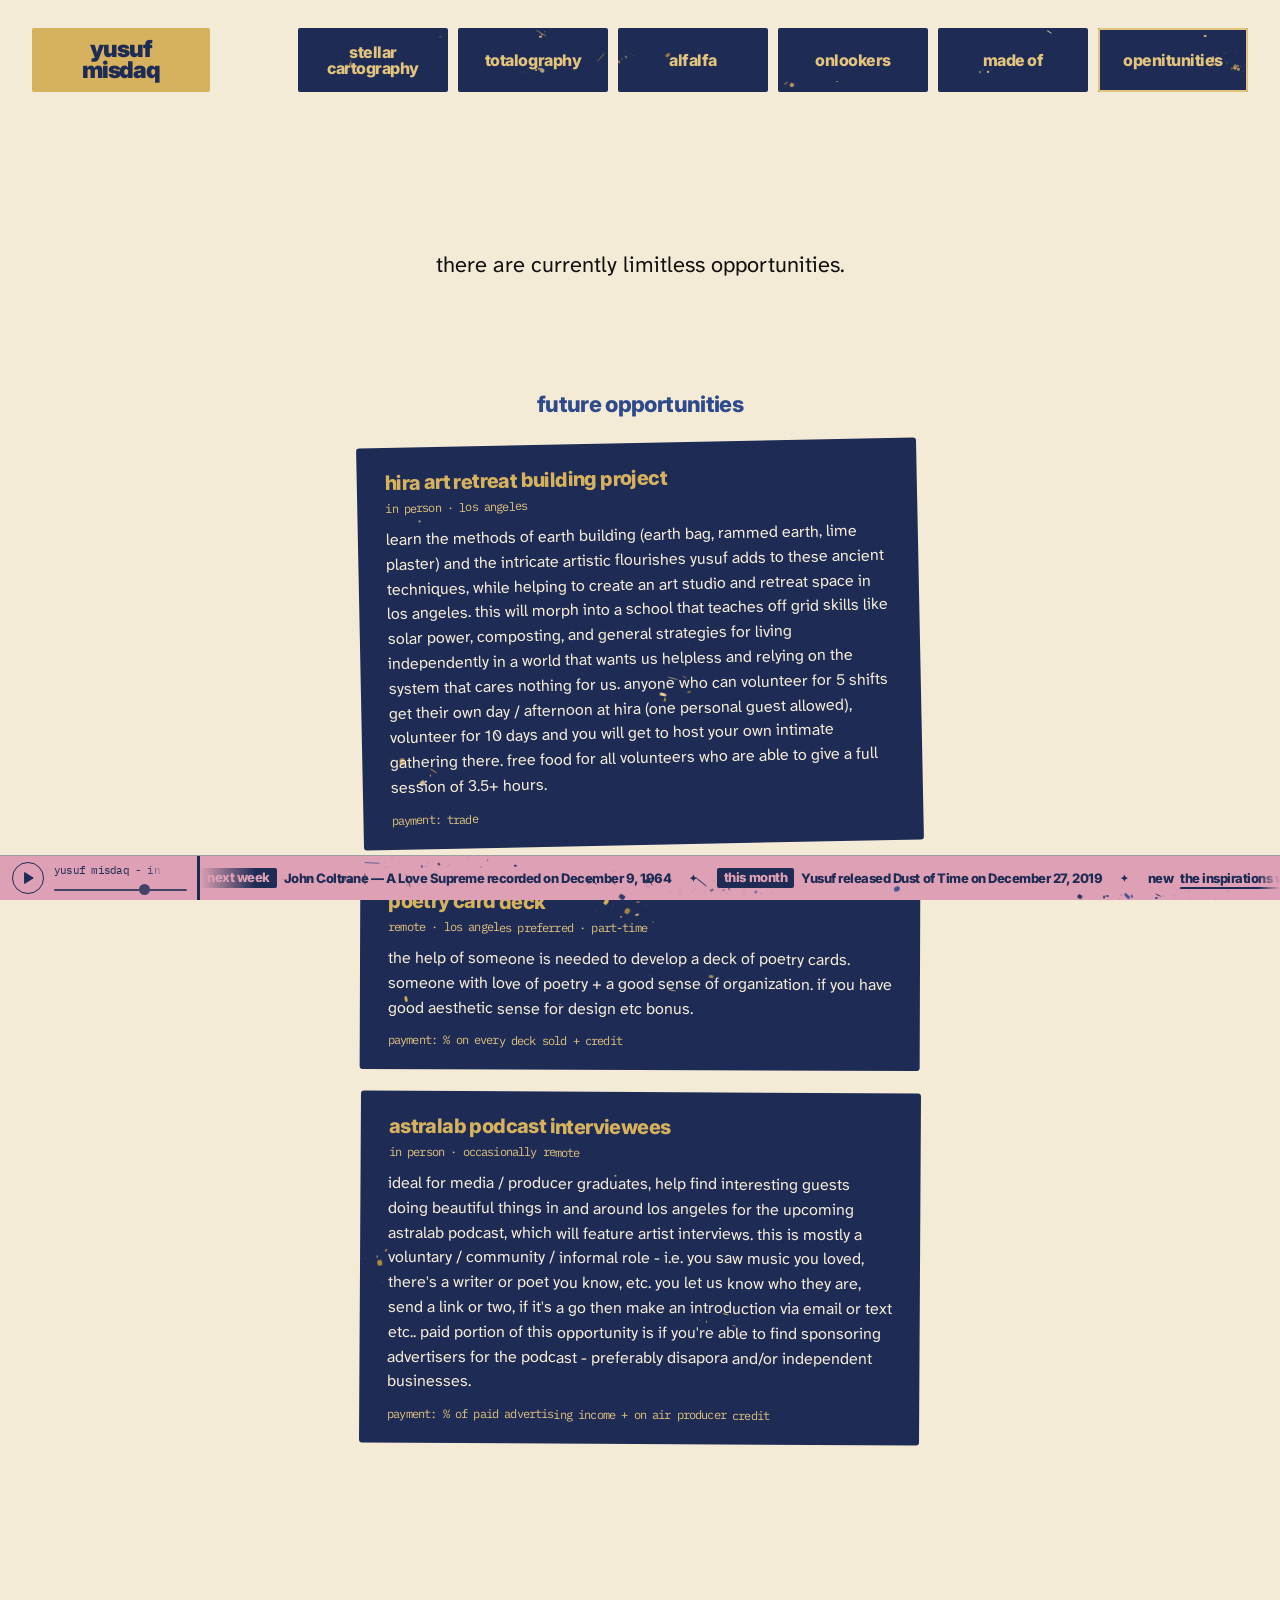
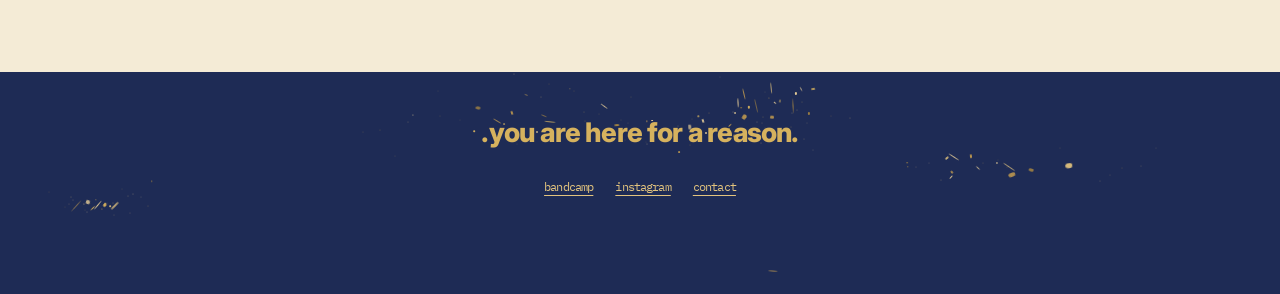
<file: opportunities.html>
<!doctype html>
<html lang="en">
<head>
<meta charset="utf-8">
<meta name="viewport" content="width=device-width, initial-scale=1, viewport-fit=cover">
<meta name="theme-color" content="#F4EBD6">
<title>opportunities · yusuf misdaq</title>
<link rel="stylesheet" href="https://fonts.googleapis.com/css2?family=Inter:wght@400;800;900&amp;display=swap">
<link rel="stylesheet" href="https://fonts.googleapis.com/css2?family=IBM+Plex+Mono:wght@400;500&amp;display=swap">
<link rel="stylesheet" href="https://fonts.googleapis.com/css2?family=Atkinson+Hyperlegible+Next:wght@400;600&amp;display=swap">
<link rel="stylesheet" href="https://fonts.googleapis.com/css2?family=Atkinson+Hyperlegible:wght@400;700&amp;display=swap">
<link rel="stylesheet" href="https://fonts.googleapis.com/css2?family=Aref+Ruqaa:wght@700&amp;family=Vazirmatn:wght@700&amp;display=swap">
<link rel="stylesheet" href="assets/css/shell.css">
<style id="page-css">
body{margin:0;background:#F4EBD6}
a{color:#1E2B55}a:hover{color:#2E4A8C}
.namebox{display:flex;align-items:center;justify-content:center;width:178px;height:64px;box-sizing:border-box;background:#D6B25E;color:#1E2B55;text-decoration:none;font-family:Inter,'Helvetica Neue',Arial,sans-serif;font-weight:900;font-size:23px;line-height:.9;letter-spacing:-0.045em;border-radius:2px;text-align:center;text-transform:lowercase}
.namebox:hover{color:#1E2B55;background:#E3C47E}
.namebox:focus-visible{outline:2px solid #2E4A8C;outline-offset:3px}
.hdr{display:flex;flex-wrap:wrap;gap:18px 24px;align-items:flex-start;justify-content:space-between;padding:28px 0 46px}
.namebox{display:flex;align-items:center;justify-content:center;width:178px;height:64px;box-sizing:border-box;background:#D6B25E;color:#1E2B55;text-decoration:none;font-size:23px;line-height:.9;border-radius:2px;text-align:center}
.namebox:hover{color:#1E2B55;background:#E3C47E}
.namebox:focus-visible{outline:2px solid #2E4A8C;outline-offset:3px}
.menu{display:grid;grid-template-columns:repeat(6,150px);gap:10px}
@media (max-width: 1240px){.menu{grid-template-columns:repeat(3,150px);row-gap:30px}}
@media (max-width: 560px){.menu{grid-template-columns:repeat(2,minmax(0,1fr));width:100%}}
.mi{position:relative;display:block;width:150px;max-width:100%;height:64px;text-decoration:none}
@media (max-width: 560px){.mi{width:100%}}
.mi:focus-visible{outline:2px solid #2E4A8C;outline-offset:3px}
.mbox{position:absolute;top:0;right:0;bottom:0;left:0;display:flex;align-items:center;justify-content:center;padding:0 10px;box-sizing:border-box;background:var(--ink);border-radius:2px;overflow:hidden}
.mi:hover .mbox{background:#25336A}
.mi[aria-current="page"] .mbox{box-shadow:inset 0 0 0 2px #E3C47E}
.poe{position:relative;z-index:1;font-family:Inter,Vazirmatn,'Helvetica Neue',Arial,sans-serif;font-weight:800;font-size:16px;line-height:1.02;letter-spacing:-0.03em;color:#E3C47E;text-align:center;text-transform:lowercase}
@keyframes sw0{0%{opacity:0}50%{opacity:.5}100%{opacity:1}}
@keyframes sw1{0%{opacity:0}50%{opacity:.5}100%{opacity:1}}
.sw0{animation:sw0 .6s steps(3) both}.sw1{animation:sw1 .6s steps(3) both}
.gen{position:absolute;top:100%;left:50%;margin-top:6px;white-space:nowrap;font-family:'IBM Plex Mono',ui-monospace,monospace;font-size:12px;color:#7A5A1E;text-transform:lowercase;opacity:0;letter-spacing:-.6em;transform:translateX(-50%);transition:opacity .25s ease,letter-spacing .35s ease;pointer-events:none}
.mi:hover .gen,.mi:focus-visible .gen{opacity:1;letter-spacing:-0.07em}
@media (hover: none){.gen{opacity:1;letter-spacing:-0.07em}.menu{row-gap:30px}}
@media (prefers-reduced-motion: reduce){.sw0,.sw1{animation:none}.gen{transition:none}}
.lapis{position:relative;overflow:hidden;background:#1E2B55}
.fx{position:absolute;top:0;right:0;bottom:0;left:0;pointer-events:none}
.fk{position:absolute;display:block}
.above{position:relative;z-index:1}
.oph{margin:110px 0 26px;font-family:Inter,'Helvetica Neue',Arial,sans-serif;font-weight:800;font-size:22px;letter-spacing:-0.03em;color:#2E4A8C;text-transform:lowercase;text-align:center}
.ops{display:flex;flex-direction:column;gap:22px;width:min(560px,100%)}
.op{border-radius:3px;padding:24px 28px 22px;color:#F4EBD6;transform:rotate(var(--r))}
.opt{margin:0 0 6px;font-family:Inter,'Helvetica Neue',Arial,sans-serif;font-weight:800;font-size:20px;line-height:1.15;letter-spacing:-0.03em;color:#D6B25E;text-transform:lowercase}
.opd{margin:12px 0;font-family:'Atkinson Hyperlegible Next','Atkinson Hyperlegible',Verdana,sans-serif;font-size:16px;line-height:1.55;text-transform:lowercase}
.opm{margin:0;font-family:'IBM Plex Mono',ui-monospace,monospace;font-size:12px;letter-spacing:-0.07em;color:#E3C47E;text-transform:lowercase}
.msg{margin:0;max-width:760px;font-family:'Atkinson Hyperlegible Next','Atkinson Hyperlegible',Verdana,sans-serif;font-weight:400;font-size:clamp(17px,1.8vw,22px);line-height:1.5;color:#111111;text-align:center;text-transform:lowercase}
.foot{margin-top:120px;padding:44px 44px 36px;color:#F4EBD6;display:flex;flex-direction:column;gap:30px}
.fcall{font-family:Inter,'Helvetica Neue',Arial,sans-serif;font-weight:800;font-size:27px;letter-spacing:-0.03em;color:#D6B25E;text-transform:lowercase;text-align:center;margin:0}
.flinks{display:flex;flex-wrap:wrap;gap:6px 22px;font-family:'IBM Plex Mono',ui-monospace,monospace;font-size:12px;letter-spacing:-0.07em;text-transform:lowercase}
.flinks a{color:#E3C47E;text-underline-offset:4px}.flinks a:hover{color:#F4EBD6}
/* menu: on hover the box turns gold and shows its plain name inside (computers); phones keep the name underneath */
.mbox{transition:background-color .35s ease}
.mbox .fx{transition:opacity .35s ease}
.poe{transition:opacity .3s ease}
.real{position:absolute;top:0;right:0;bottom:0;left:0;display:flex;align-items:center;justify-content:center;padding:0 10px;font-family:Inter,'Helvetica Neue',Arial,sans-serif;font-weight:900;font-size:17px;line-height:1;letter-spacing:-0.04em;color:#1E2B55;text-transform:lowercase;text-align:center;opacity:0;transition:opacity .35s ease;z-index:2;pointer-events:none}
@media (hover: hover){
.gen{display:none}
.mi:hover .mbox,.mi:focus-visible .mbox{background:#D6B25E}
.mi:hover .mbox .fx,.mi:focus-visible .mbox .fx{opacity:0}
.mi:hover .poe,.mi:focus-visible .poe{opacity:0 !important}
.mi:hover .real,.mi:focus-visible .real{opacity:1}
}
@media (hover: none){.real{display:none}}
</style>
</head>
<body>
<div id="shell"><div id="app"></div><div id="strip"></div><div id="foot"></div></div>
<noscript><p style="font-family:sans-serif;padding:24px">this site needs javascript turned on.</p></noscript>
<script type="module" src="assets/js/app.js" data-page="assets/js/opportunities.js"></script>
</body>
</html>
</file>
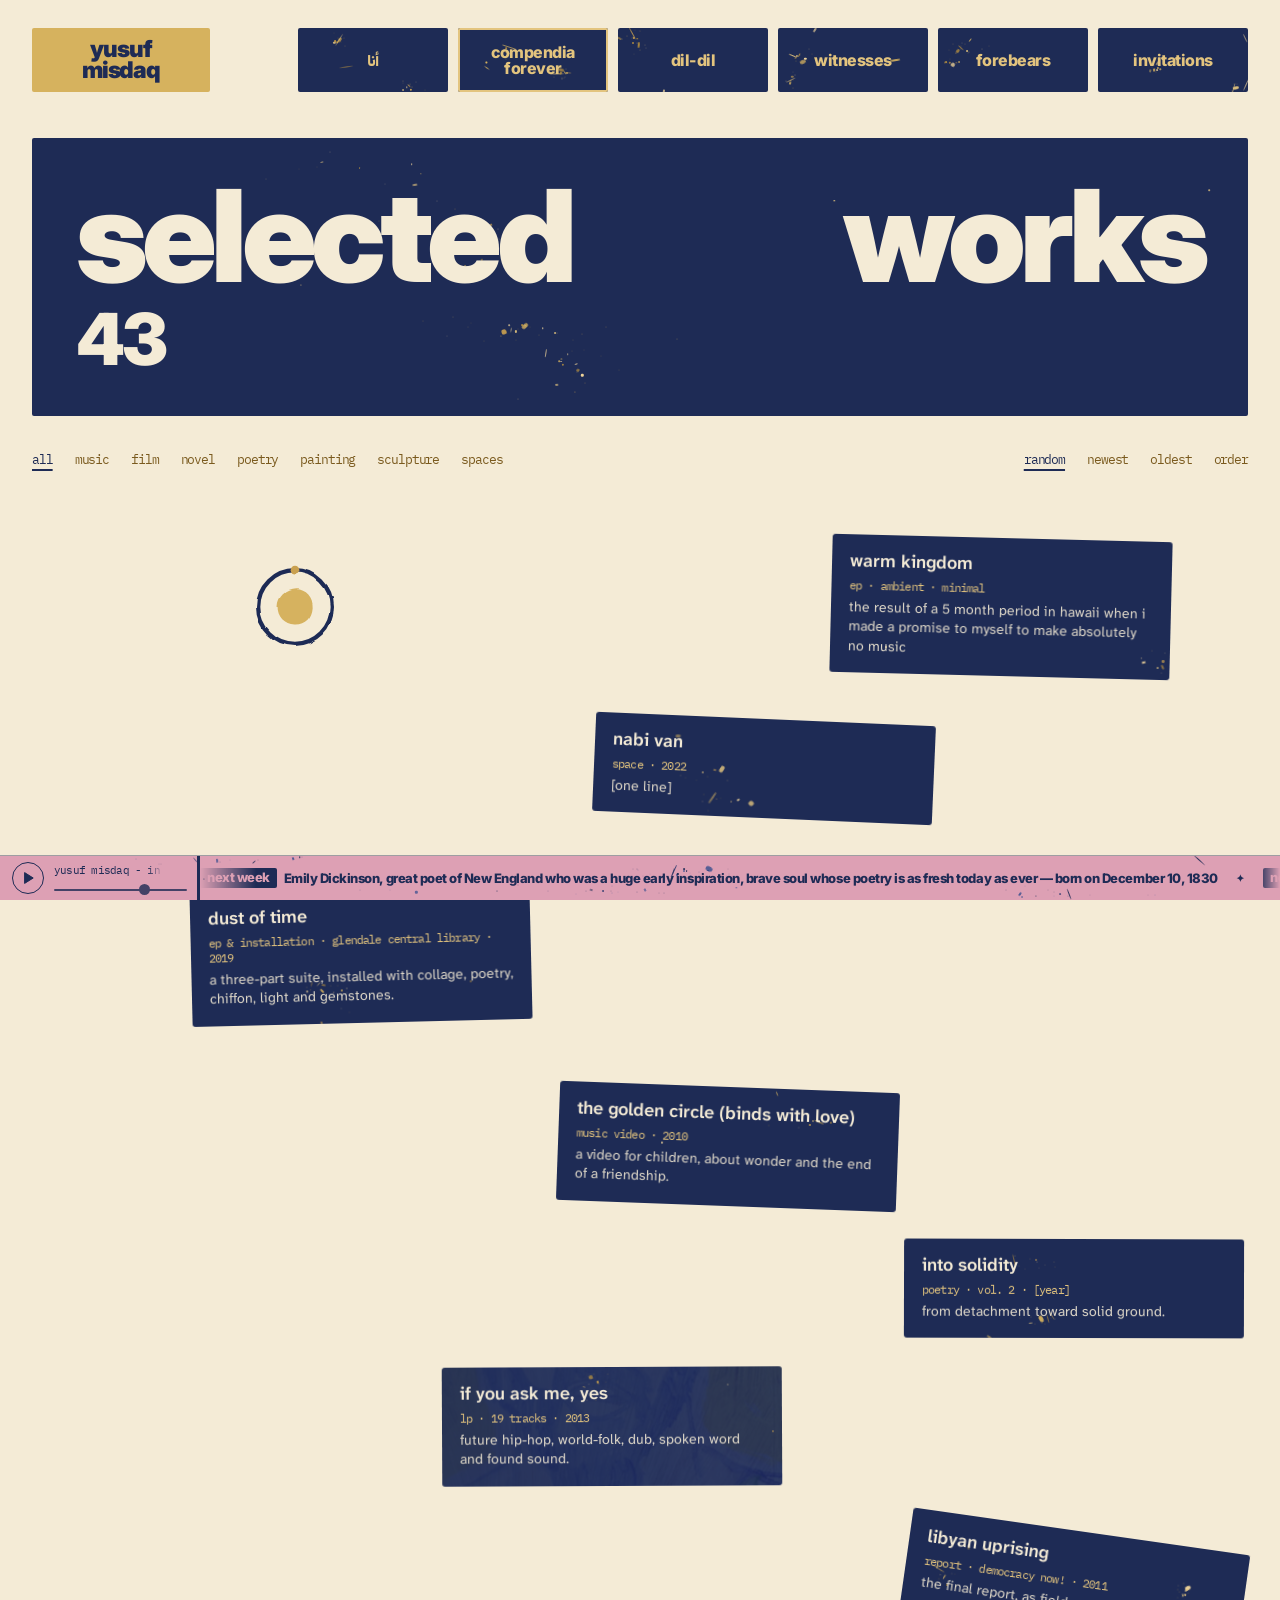
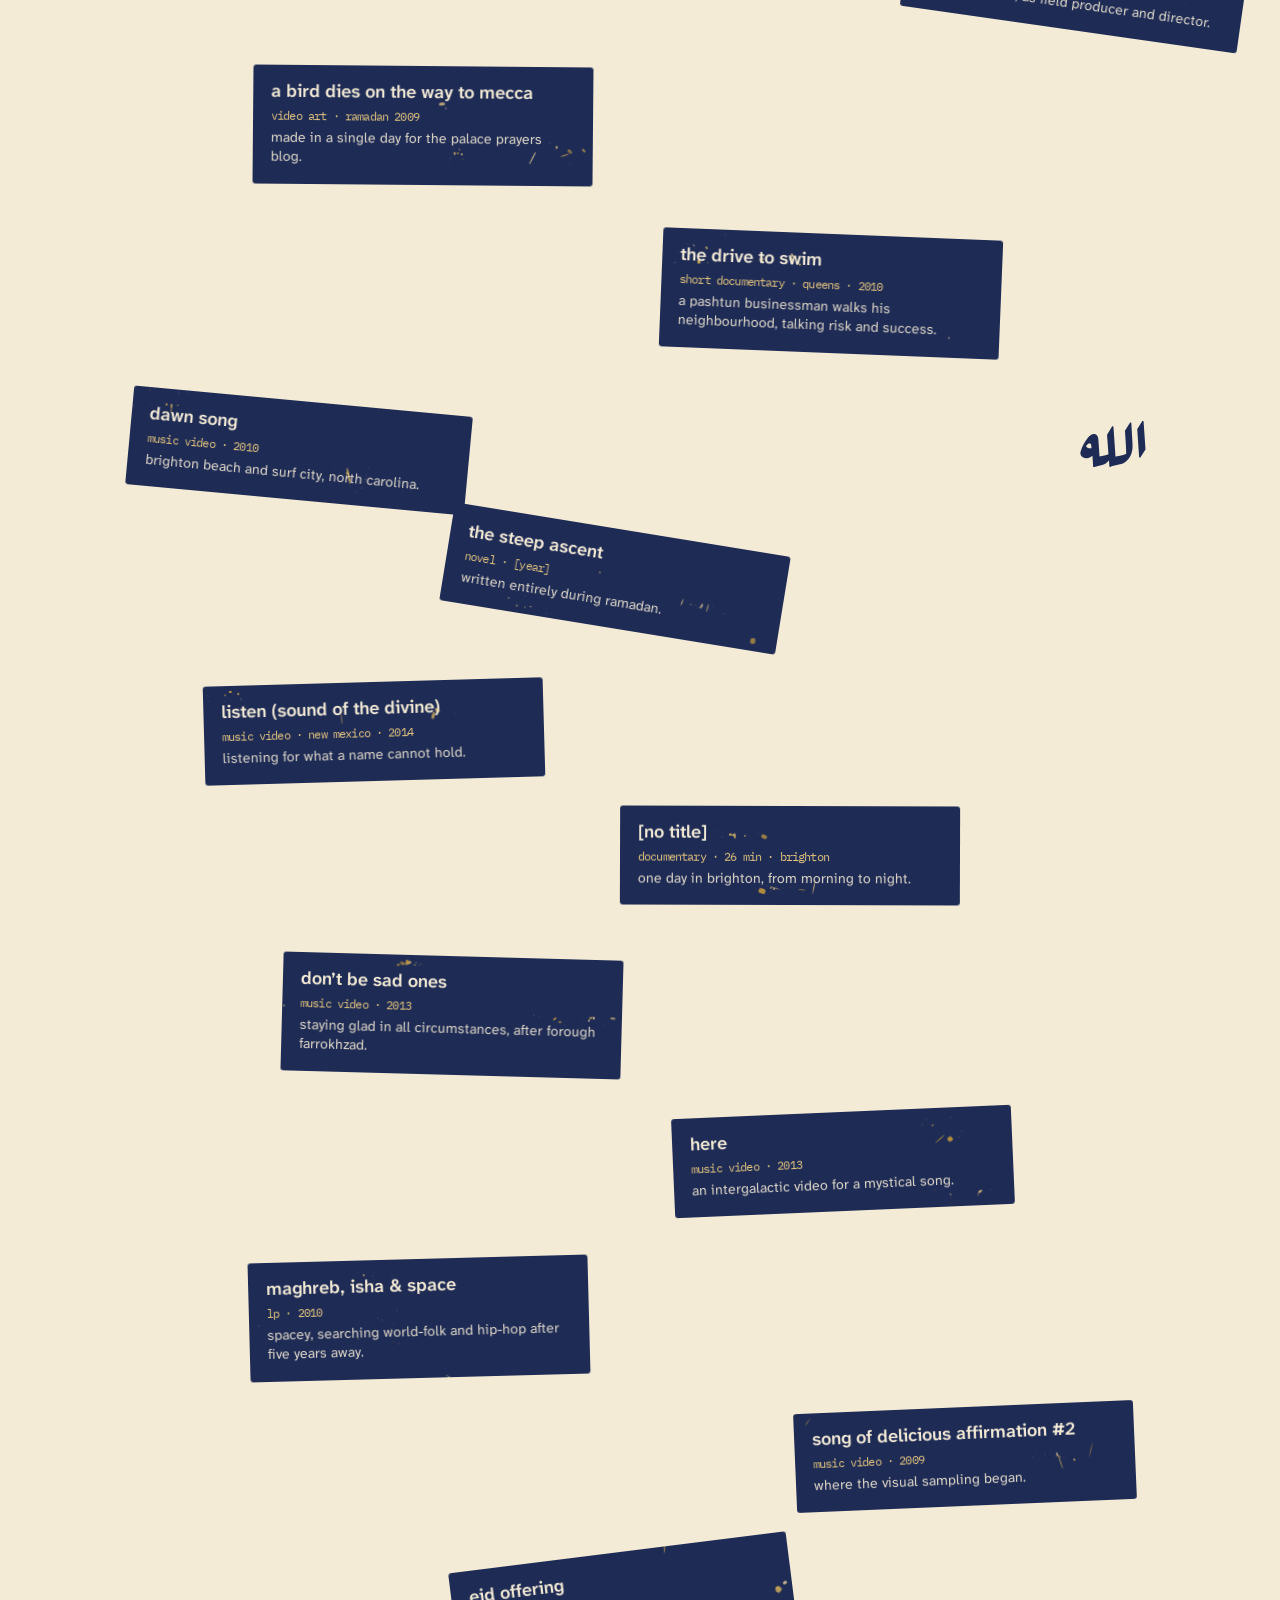
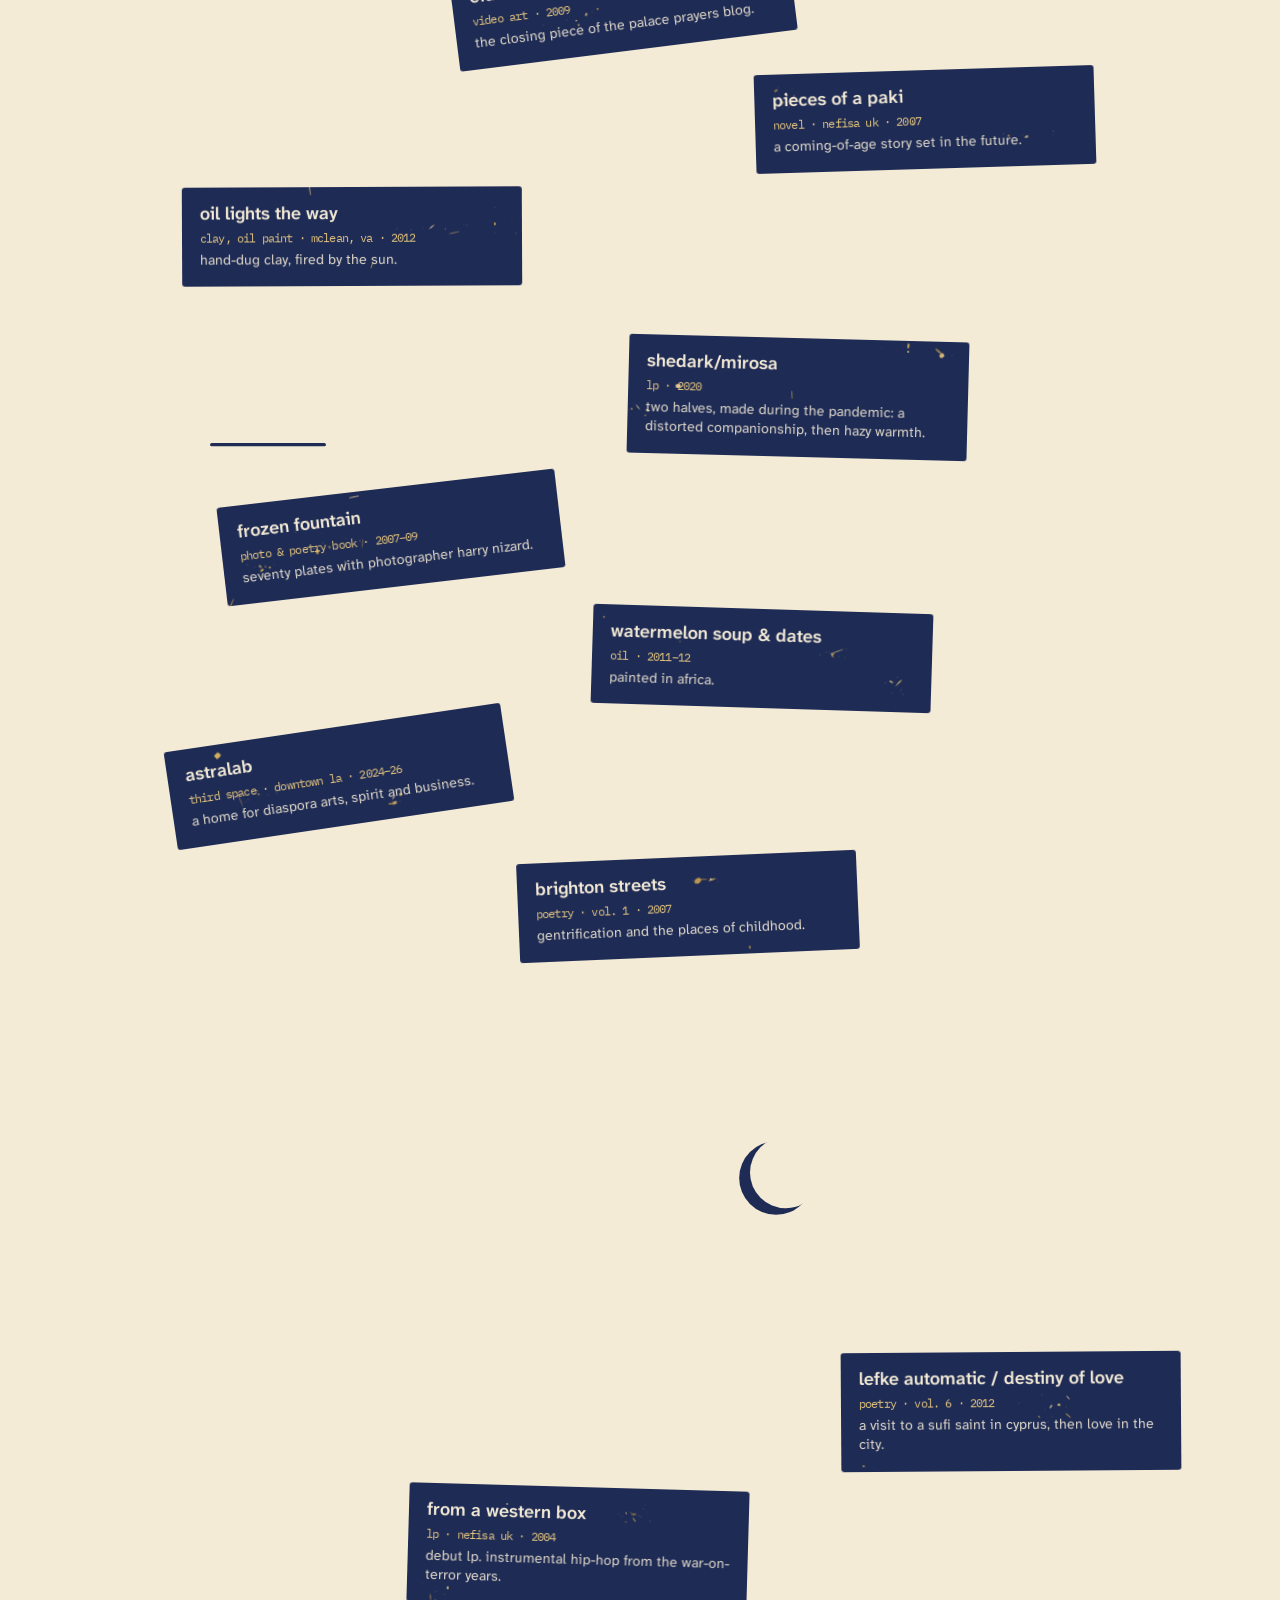
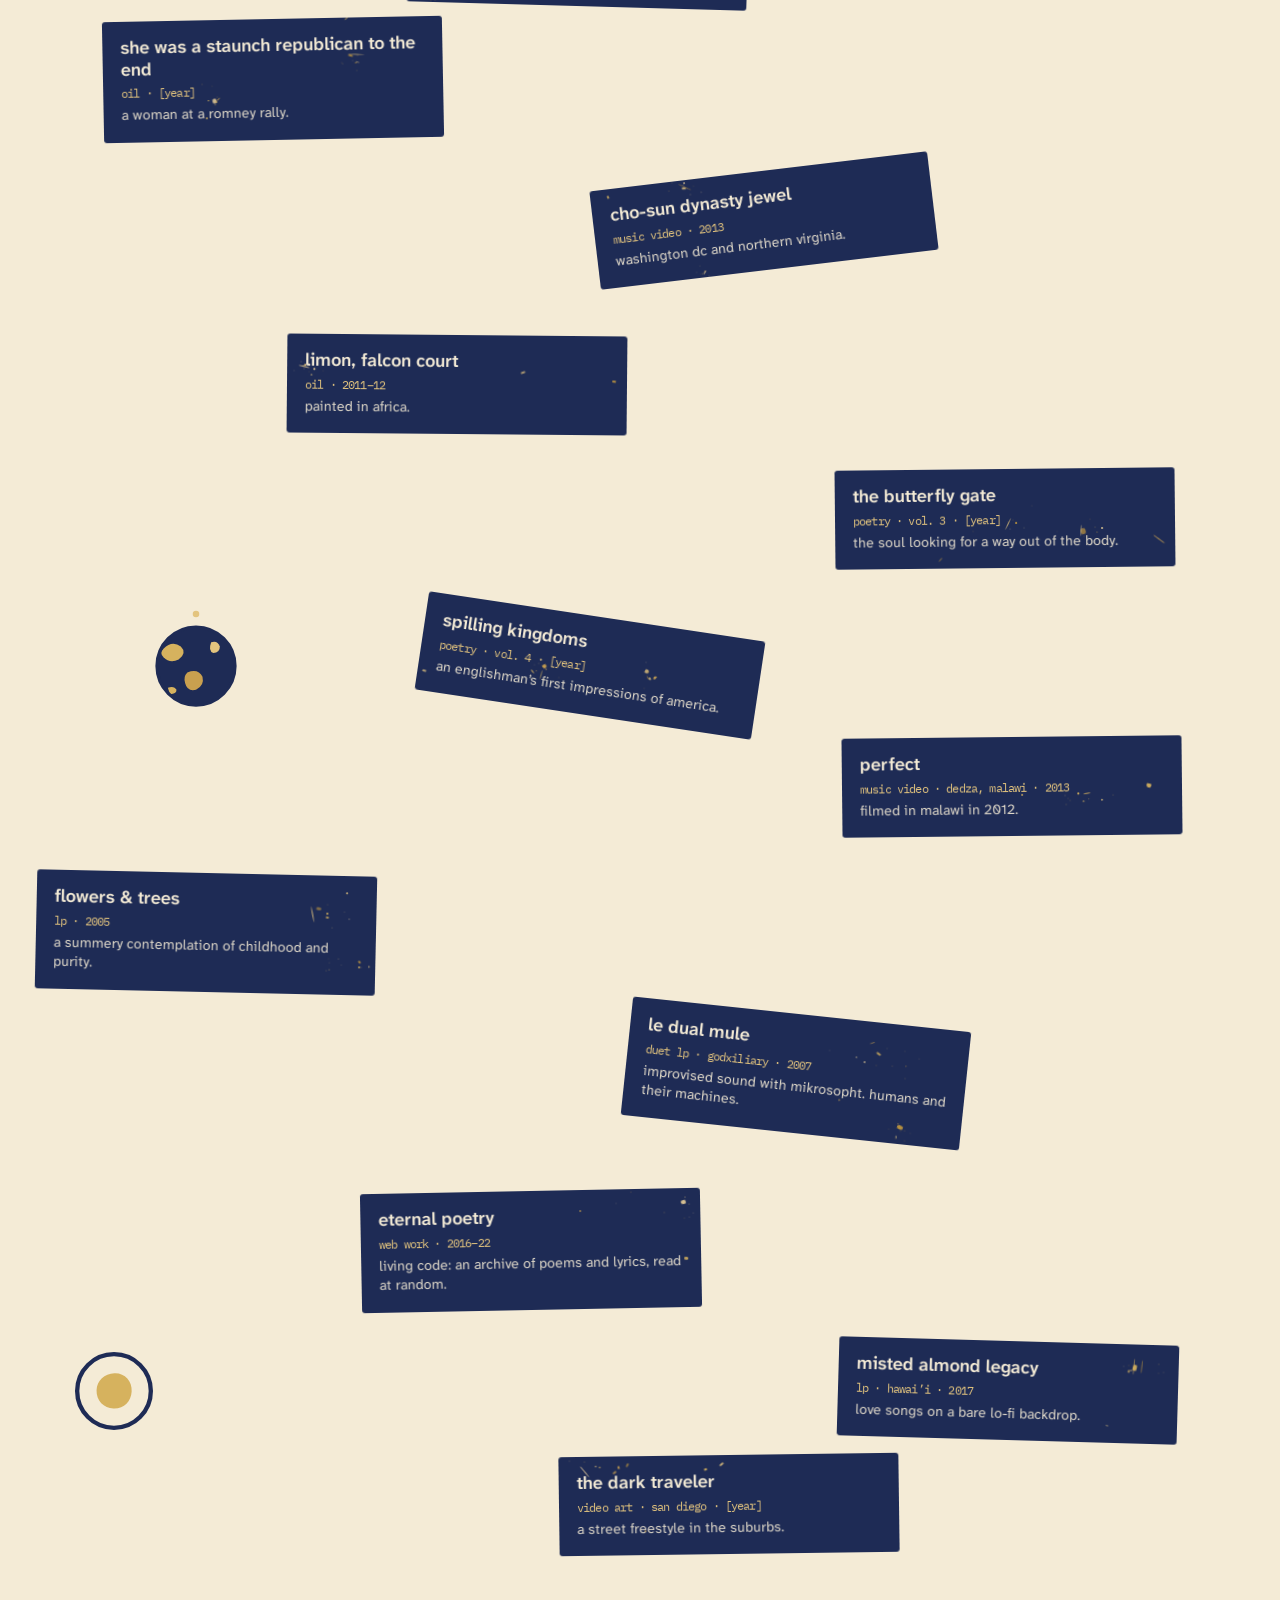
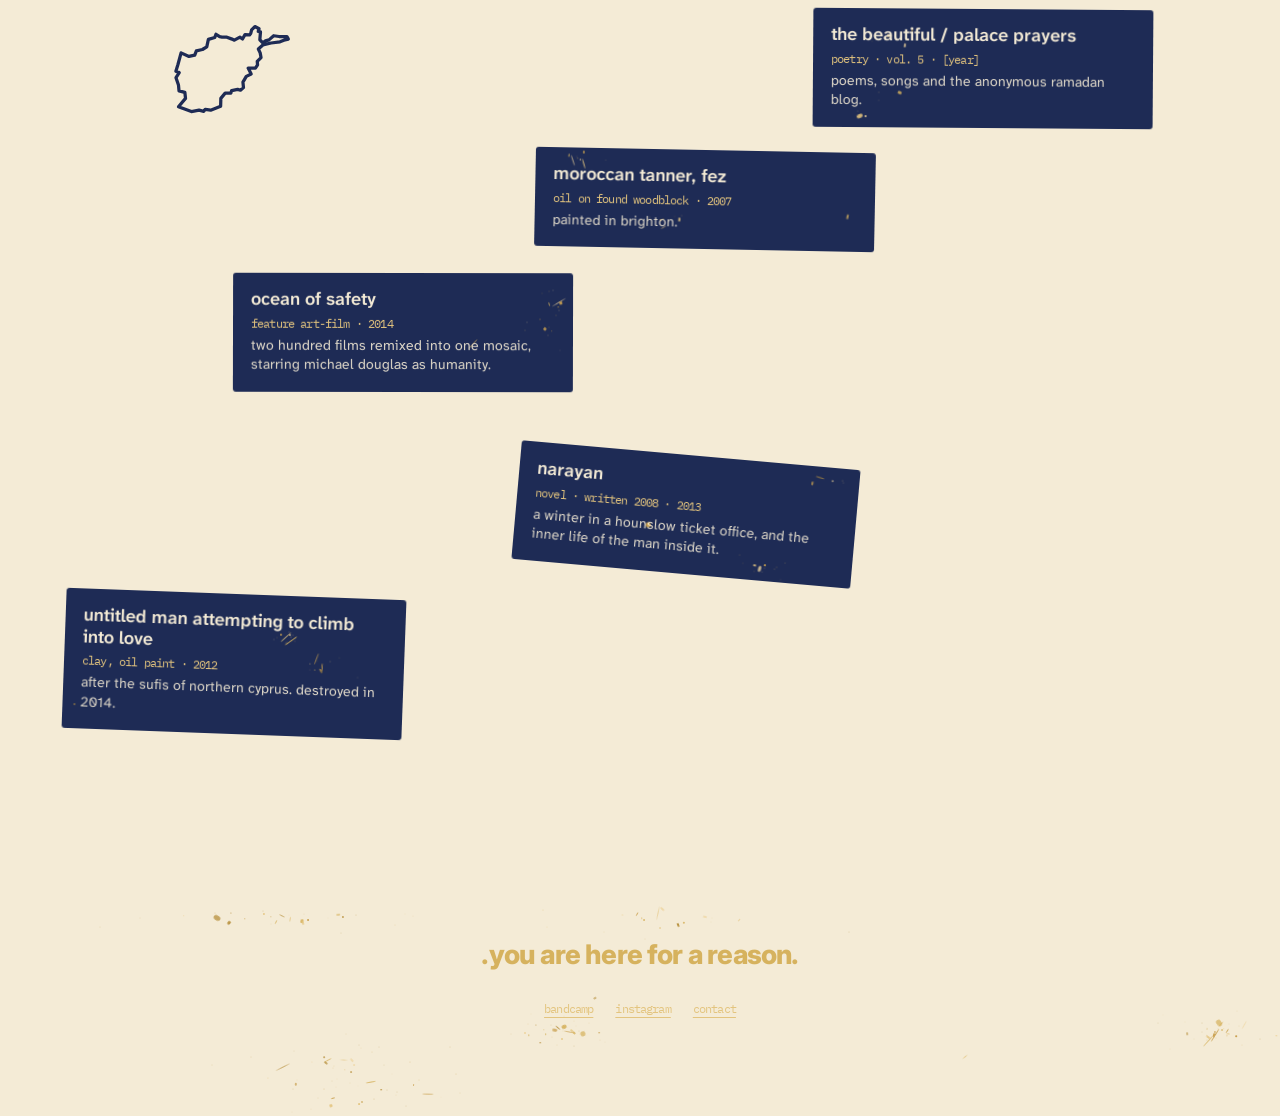
<file: works.html>
<!doctype html>
<html lang="en">
<head>
<meta charset="utf-8">
<meta name="viewport" content="width=device-width, initial-scale=1, viewport-fit=cover">
<meta name="theme-color" content="#F4EBD6">
<title>selected works · yusuf misdaq</title>
<link rel="stylesheet" href="https://fonts.googleapis.com/css2?family=Inter:wght@400;800;900&amp;display=swap">
<link rel="stylesheet" href="https://fonts.googleapis.com/css2?family=IBM+Plex+Mono:wght@400;500&amp;display=swap">
<link rel="stylesheet" href="https://fonts.googleapis.com/css2?family=Atkinson+Hyperlegible+Next:wght@400;600&amp;display=swap">
<link rel="stylesheet" href="https://fonts.googleapis.com/css2?family=Atkinson+Hyperlegible:wght@400;700&amp;display=swap">
<link rel="stylesheet" href="https://fonts.googleapis.com/css2?family=Aref+Ruqaa:wght@700&amp;family=Vazirmatn:wght@700&amp;display=swap">
<link rel="stylesheet" href="assets/css/shell.css">
<style id="page-css">
body{margin:0;background:#F4EBD6}
a{color:#1E2B55}a:hover{color:#2E4A8C}
.at{font-family:'Atkinson Hyperlegible Next','Atkinson Hyperlegible',Verdana,sans-serif;text-transform:lowercase}
.mono{font-family:'IBM Plex Mono',ui-monospace,monospace;text-transform:lowercase;letter-spacing:-0.07em}
.det{color:#7A5A1E}
.inter{font-family:Inter,'Helvetica Neue',Arial,sans-serif;font-weight:900;letter-spacing:-0.045em;text-transform:lowercase}
.pl{display:block;text-align:justify;text-align-last:justify;line-height:.9}
.pphoto{position:relative;overflow:hidden;min-height:460px;display:flex;align-items:flex-end;border-radius:1px}
.pimg{position:absolute;top:0;left:0;width:100%;height:100%;object-fit:cover;display:block}
.ptext{position:relative;width:100%;box-sizing:border-box;padding:40px 38px 34px}
.ptitle{color:#F4EBD6;-webkit-text-stroke:2px #D6B25E;paint-order:stroke fill;text-shadow:0 3px 18px rgba(20,24,50,.45)}
.navlink{color:var(--ink);text-decoration:none;font-size:17px}
.navlink:hover{text-decoration:underline;text-underline-offset:4px}
.hdr{display:flex;flex-wrap:wrap;gap:18px 24px;align-items:flex-start;justify-content:space-between;padding:28px 0 46px}
.namebox{display:flex;align-items:center;justify-content:center;width:178px;height:64px;box-sizing:border-box;background:#D6B25E;color:#1E2B55;text-decoration:none;font-size:23px;line-height:.9;border-radius:2px;text-align:center}
.namebox:hover{color:#1E2B55;background:#E3C47E}
.namebox:focus-visible{outline:2px solid #2E4A8C;outline-offset:3px}
.menu{display:grid;grid-template-columns:repeat(6,150px);gap:10px}
@media (max-width: 1240px){.menu{grid-template-columns:repeat(3,150px);row-gap:30px}}
@media (max-width: 560px){.menu{grid-template-columns:repeat(2,minmax(0,1fr));width:100%}}
.mi{position:relative;display:block;width:150px;max-width:100%;height:64px;text-decoration:none}
@media (max-width: 560px){.mi{width:100%}}
.mi:focus-visible{outline:2px solid #2E4A8C;outline-offset:3px}
.mbox{position:absolute;top:0;right:0;bottom:0;left:0;display:flex;align-items:center;justify-content:center;padding:0 10px;box-sizing:border-box;background:var(--ink);border-radius:2px;overflow:hidden}
.mi:hover .mbox{background:#25336A}
.mi[aria-current="page"] .mbox{box-shadow:inset 0 0 0 2px #E3C47E}
.poe{position:relative;z-index:1;font-family:Inter,Vazirmatn,'Helvetica Neue',Arial,sans-serif;font-weight:800;font-size:16px;line-height:1.02;letter-spacing:-0.03em;color:#E3C47E;text-align:center;text-transform:lowercase}
@keyframes sw0{0%{opacity:0}50%{opacity:.5}100%{opacity:1}}
@keyframes sw1{0%{opacity:0}50%{opacity:.5}100%{opacity:1}}
.sw0{animation:sw0 .6s steps(3) both}.sw1{animation:sw1 .6s steps(3) both}
.gen{position:absolute;top:100%;left:50%;margin-top:6px;white-space:nowrap;font-family:'IBM Plex Mono',ui-monospace,monospace;font-size:12px;color:#7A5A1E;text-transform:lowercase;opacity:0;letter-spacing:-.6em;transform:translateX(-50%);transition:opacity .25s ease,letter-spacing .35s ease;pointer-events:none}
.mi:hover .gen,.mi:focus-visible .gen{opacity:1;letter-spacing:-0.07em}
@media (hover: none){.gen{opacity:1;letter-spacing:-0.07em}.menu{row-gap:30px}}
@media (prefers-reduced-motion: reduce){.sw0,.sw1{animation:none}.gen{transition:none}}
/* order mode: tidy column */
.tidy .peek,.tidy .gwrap{display:none}
.tidy .card{height:168px;overflow:hidden}
.tidy .ct,.tidy .cl{display:-webkit-box;-webkit-box-orient:vertical;-webkit-line-clamp:2;overflow:hidden}
.v-crop{width:var(--sz,140px);height:var(--sz,140px);border-radius:50%;background:var(--bg);-webkit-mask:conic-gradient(from var(--cf,0deg),#000 0 var(--keep,100%),transparent 0);mask:conic-gradient(from var(--cf,0deg),#000 0 var(--keep,100%),transparent 0)}
.v-crop .lbl{display:none}
.v-crop.cov{background-color:#E9DDBE;background-repeat:no-repeat;background-position:var(--bpos);background-size:var(--bsize)}
.v-crop.cov{background-image:var(--cover)}

.lapis{position:relative;overflow:hidden;background:var(--ink)}
.fx{position:absolute;top:0;right:0;bottom:0;left:0;pointer-events:none}
.fk{position:absolute;display:block}
.above{position:relative;z-index:1}

/* text filter */
.flt{display:flex;flex-wrap:wrap;align-items:baseline;gap:4px 22px;font-size:13px}
.tx{border:none;background:none;padding:12px 0;min-height:44px;cursor:pointer;font:inherit;letter-spacing:inherit;text-transform:lowercase;color:#7A5A1E;text-underline-offset:5px}
.tx:hover{color:var(--ink)}
.tx:focus-visible{outline:2px solid #2E4A8C;outline-offset:2px}
.tx-on{color:var(--ink);text-decoration:underline;text-decoration-thickness:1.5px}
.sep{color:#7A5A1E;opacity:.6}

/* the totem */
.totem{position:relative;padding:56px 0 40px}
.slot{position:relative;display:block}
@keyframes drop{from{opacity:0;transform:translateY(-16px) rotate(var(--r))}to{opacity:1;transform:translateY(0) rotate(var(--r))}}
.card{position:relative;display:flex;flex-direction:column;gap:5px;width:340px;max-width:100%;box-sizing:border-box;padding:16px 18px 17px;border-radius:3px;background:var(--ink);color:#F4EBD6;text-decoration:none;transform:rotate(var(--r));animation:drop .5s ease both}
.card:hover,.card:focus-visible{color:#F4EBD6;z-index:5}
.card:focus-visible{outline:2px solid #2E4A8C;outline-offset:4px}
.ct{font-family:'Atkinson Hyperlegible Next','Atkinson Hyperlegible',Verdana,sans-serif;font-weight:600;font-size:18px;line-height:1.2;text-transform:lowercase}
.cm{font-family:'IBM Plex Mono',ui-monospace,monospace;font-size:12px;color:#E3C47E;text-transform:lowercase;letter-spacing:-0.07em}
.cl{font-family:'Atkinson Hyperlegible Next','Atkinson Hyperlegible',Verdana,sans-serif;font-size:14px;line-height:1.4;text-transform:lowercase;opacity:.9}
.card .fx{border-radius:3px}

/* the object that floats out on hover */
.peek{position:absolute;top:50%;opacity:0;pointer-events:none;transition:opacity .2s ease,transform .25s ease}
.peek-r{left:calc(100% + 34px);transform:translate(-10px,-50%)}
.peek-l{right:calc(100% + 34px);transform:translate(10px,-50%)}
.card:hover .peek,.card:focus-visible .peek{opacity:1;transform:translate(0,-50%)}
@media (max-width: 760px){.peek{display:none}}
.thing{position:relative;display:block;box-shadow:0 18px 24px -14px rgba(30,43,85,.55)}
.lbl{position:relative;z-index:2;display:block;font-family:'IBM Plex Mono',ui-monospace,monospace;font-size:11px;line-height:1.3;color:#F4EBD6;text-transform:lowercase;letter-spacing:-0.05em}
.v-sleeve{width:188px;height:150px;box-shadow:none}
.v-sleeve::before{content:"";position:absolute;top:7px;left:50px;width:136px;height:136px;border-radius:50%;background:radial-gradient(circle,#E9DDBE 0 8px,#141414 9px 20px,transparent 21px),repeating-radial-gradient(circle,#161616 0 1.5px,#272727 1.5px 3px)}
.v-sleeve::after{content:"";position:absolute;left:0;top:0;width:150px;height:150px;background:var(--tint);box-shadow:0 18px 24px -14px rgba(30,43,85,.55)}
.v-sleeve .lbl{position:absolute;left:12px;top:12px;width:122px}
.v-disc{width:150px;height:150px;border-radius:50%;background:radial-gradient(circle,#F4EBD6 0 3px,var(--tint) 4px 28px,transparent 29px),repeating-radial-gradient(circle,#151515 0 1.5px,#272727 1.5px 3px)}
.v-cassette{width:176px;height:112px;border-radius:7px;background:var(--tint);padding:10px 12px;box-sizing:border-box}
.v-cassette::after{content:"";position:absolute;left:30px;right:30px;bottom:14px;height:34px;border-radius:17px;background:radial-gradient(circle at 25% 50%,#2a2a2a 0 9px,#F4EBD6 10px 12px,transparent 13px),radial-gradient(circle at 75% 50%,#2a2a2a 0 9px,#F4EBD6 10px 12px,transparent 13px),#3a3328}
.v-reel{width:150px;height:150px;border-radius:50%;background:radial-gradient(circle at 50% 50%,#c9c3b4 0 8px,#6d6a63 9px 14px,transparent 15px),radial-gradient(circle at 50% 24%,var(--ground) 0 17px,transparent 18px),radial-gradient(circle at 74% 62%,var(--ground) 0 17px,transparent 18px),radial-gradient(circle at 26% 62%,var(--ground) 0 17px,transparent 18px),radial-gradient(circle,#9a968c 0 70px,var(--tint) 71px 75px,transparent 75.5px)}
.v-canister{width:160px;height:160px;border-radius:50%;background:repeating-radial-gradient(circle,#a9a59b 0 2px,#bfbbb1 2px 5px)}
.v-canister::after{content:"";position:absolute;left:18px;right:18px;top:56px;height:48px;background:var(--tint)}
.v-canister .lbl{position:absolute;left:26px;right:26px;top:62px;text-align:center}
.v-book{width:118px;height:168px;background:var(--tint);border-radius:2px 6px 6px 2px;box-shadow:inset 9px 0 0 rgba(0,0,0,.2),0 18px 24px -14px rgba(30,43,85,.55);padding:16px 12px 12px 20px;box-sizing:border-box}
.v-book .lbl{font-size:12px}
.v-notebook.thing{display:inline;width:128px;height:168px;border-radius:3px;padding:20px 10px 10px 32px;box-sizing:border-box;background:linear-gradient(90deg,transparent 0 24px,rgba(181,96,58,.55) 24px 25px,transparent 25px),repeating-linear-gradient(180deg,#EBDDBC 0 17px,rgba(30,43,85,.2) 17px 18px)}
.v-notebook .lbl{color:var(--ink);font-family:'Atkinson Hyperlegible Next','Atkinson Hyperlegible',Verdana,sans-serif;font-size:13px;letter-spacing:0}
.v-canvas{width:178px;height:134px;border:10px solid #5B4630;box-sizing:border-box;background:radial-gradient(ellipse at 30% 70%,var(--tint),transparent 62%),radial-gradient(ellipse at 76% 30%,#E7C27A,transparent 55%),#C9B48C}
.v-frame{width:134px;height:174px;border:12px solid #B08A3E;box-sizing:border-box;background:linear-gradient(170deg,var(--tint),#2E2A24);box-shadow:inset 0 0 0 3px #7E6127,0 18px 24px -14px rgba(30,43,85,.55)}
.v-clay{width:118px;height:152px;border-radius:48% 52% 44% 56% / 62% 58% 42% 38%;background:radial-gradient(ellipse at 35% 28%,#DDA27A,var(--tint) 58%,#5E3220)}
.v-vessel{width:132px;height:142px;border-radius:40% 40% 46% 46% / 30% 30% 70% 70%;background:radial-gradient(ellipse at 38% 32%,#E0AA80,var(--tint) 60%,#5E3220)}
.v-rug{width:196px;height:124px;background:repeating-linear-gradient(90deg,var(--tint) 0 14px,#E9DAB6 14px 18px,#1E2B55 18px 22px,#E9DAB6 22px 26px)}
.v-rug::before{content:"";position:absolute;left:-9px;right:-9px;top:0;bottom:0;background:repeating-linear-gradient(180deg,#E9DAB6 0 2px,transparent 2px 5px) left/9px 100% no-repeat,repeating-linear-gradient(180deg,#E9DAB6 0 2px,transparent 2px 5px) right/9px 100% no-repeat}
.v-rug::after{content:"";position:absolute;left:50%;top:50%;width:46px;height:46px;margin:-23px 0 0 -23px;transform:rotate(45deg);background:var(--tint);border:3px solid #E9DAB6}
.v-cushion{width:138px;height:128px;border-radius:30px;background:radial-gradient(circle,rgba(0,0,0,.28) 0 5px,transparent 6px),repeating-linear-gradient(45deg,var(--tint) 0 12px,#C99A4A 12px 14px)}
.v-disc .lbl,.v-reel .lbl,.v-canvas .lbl,.v-frame .lbl,.v-clay .lbl,.v-vessel .lbl,.v-rug .lbl,.v-cushion .lbl{display:none}

/* glyphs: in clearings and, now and then, beside a card */
.gwrap{width:130px;height:130px}
.g-gap{margin-left:calc((100% - 130px) * var(--gf))}
.g-side{position:absolute;top:50%;margin-top:-65px;left:calc((100% - 130px) * var(--gf))}
@media (max-width: 1100px){.g-side{display:none}}
.glyph{display:block;overflow:visible}
.glyph g,.glyph circle,.glyph path{transform-box:view-box;transform-origin:60px 60px}
.boil{filter:url(#boil)}
.gwrap[data-off] *{animation-play-state:paused !important}
.gwrap[data-off] .glyph{filter:none !important}
.boil-hard{filter:url(#boilHard)}
.ln{fill:none;stroke:var(--ink);stroke-width:4;stroke-linecap:round;stroke-linejoin:round}
.thin{stroke-width:3}
.inkf{fill:var(--ink)}
.gndf{fill:var(--ground)}
.wrapf{fill:var(--ground)}
.goldf{fill:#D6B25E}
.gold2{fill:#C9A04F}
.gold3{fill:#E3C47E}
.gl{fill:none;stroke:#D6B25E;stroke-width:1.5;stroke-linecap:round}
.crat{fill:none;stroke:#D6B25E;stroke-width:2.5}
.ring75{stroke-dasharray:141 48}
.allah{font-family:'Aref Ruqaa','Amiri',serif;font-weight:700;font-size:62px;fill:var(--ink);text-anchor:middle}
.clipP{clip-path:url(#planetClip)}
.clipM{clip-path:url(#mtnClip)}
@keyframes spin{to{transform:rotate(360deg)}}
.spin-fast{animation:spin 4s steps(24) infinite}
.orb1{animation:spin 3s steps(30) infinite}
.orb2{animation:spin 5s steps(30) infinite reverse}
.orb3{animation:spin 8s steps(40) infinite}
.slowspin{animation:spin 11s steps(22) infinite}
.spin-step{animation:spin 6s steps(10) infinite}
@keyframes drift{to{transform:translateX(-72px)}}
.drift{animation:drift 8s linear infinite}
.drift-slow{animation:drift 18s linear infinite}
@keyframes jit{0%{transform:translate(0,0) rotate(0)}20%{transform:translate(1px,-1px) rotate(1.5deg)}40%{transform:translate(-1.5px,.5px) rotate(-1deg)}60%{transform:translate(.5px,1.5px) rotate(.5deg)}80%{transform:translate(-1px,-1px) rotate(-1.5deg)}}
.jit{animation:jit .5s steps(1) infinite}
@keyframes jith{0%{transform:translate(0,0) rotate(0)}17%{transform:translate(3px,-2px) rotate(6deg)}34%{transform:translate(-2px,2px) rotate(-4deg)}51%{transform:translate(2px,3px) rotate(9deg)}68%{transform:translate(-3px,-1px) rotate(-7deg)}85%{transform:translate(1px,-3px) rotate(3deg)}}
.jit-hard{animation:jith .7s steps(1) infinite}
@keyframes slow4{0%{transform:rotate(0) translate(0,0)}25%{transform:rotate(-5deg) translate(-1px,1px)}50%{transform:rotate(3deg) translate(1px,0)}75%{transform:rotate(-2deg) translate(0,-1px)}}
.slow4{animation:slow4 4s steps(1) infinite}
@keyframes buzz{0%{transform:translate(0,0) rotate(0)}25%{transform:translate(1.6px,-1px) rotate(4deg)}50%{transform:translate(-1.4px,1.2px) rotate(-3deg)}75%{transform:translate(1px,1.6px) rotate(2deg)}}
.buzz{animation:buzz 1.6s steps(1) infinite}
@keyframes travel{0%{transform:translateY(0);opacity:1}70%{transform:translateY(30px);opacity:1}78%{transform:translateY(30px);opacity:0}100%{transform:translateY(30px);opacity:0}}
.travel{animation:travel 2.4s steps(12) infinite}
@keyframes fr{0%{opacity:1}25%,100%{opacity:0}}
.fr{opacity:0;animation:fr 1.8s steps(1) infinite}
.fr2{animation-delay:.45s}.fr3{animation-delay:.9s}.fr4{animation-delay:1.35s}
.frw{opacity:0;animation:fr 1.6s steps(1) infinite}
.frw2{animation-delay:.4s}.frw3{animation-delay:.8s}.frw4{animation-delay:1.2s}
@keyframes rise{0%{transform:translateY(64px);animation-timing-function:steps(5)}22%{transform:translateY(0)}100%{transform:translateY(0)}}
.rise{animation:rise 3.4s infinite}
@keyframes tw{0%,100%{opacity:.25}50%{opacity:1}}
.tw{animation:tw 1.2s steps(3) infinite}
@media (prefers-reduced-motion: reduce){.glyph,.glyph *{animation:none !important}.boil,.boil-hard{filter:none}.fr1,.frw1{opacity:1}}

.fld{border:1.5px solid #F4EBD6;background:transparent;color:#F4EBD6;border-radius:999px;padding:12px 18px;font-size:15px;min-height:44px;box-sizing:border-box;flex:1 1 220px;min-width:0}
.fld::placeholder{color:rgba(244,235,214,.7)}
.btn{border:none;background:#F4EBD6;color:#1E2B55;border-radius:999px;padding:12px 22px;font-size:15px;min-height:44px;cursor:pointer}
.foot{margin-top:120px;padding:44px 44px 36px;color:#F4EBD6;display:flex;flex-direction:column;gap:30px}
.fcall{font-family:Inter,'Helvetica Neue',Arial,sans-serif;font-weight:800;font-size:27px;letter-spacing:-0.03em;color:#D6B25E;text-transform:lowercase;text-align:center;margin:0}
.flinks{display:flex;flex-wrap:wrap;gap:6px 22px;font-family:'IBM Plex Mono',ui-monospace,monospace;font-size:12px;letter-spacing:-0.07em;text-transform:lowercase}
.flinks a{color:#E3C47E;text-underline-offset:4px}.flinks a:hover{color:#F4EBD6}
/* menu: on hover the box turns gold and shows its plain name inside (computers); phones keep the name underneath */
.mbox{transition:background-color .35s ease}
.mbox .fx{transition:opacity .35s ease}
.poe{transition:opacity .3s ease}
.real{position:absolute;top:0;right:0;bottom:0;left:0;display:flex;align-items:center;justify-content:center;padding:0 10px;font-family:Inter,'Helvetica Neue',Arial,sans-serif;font-weight:900;font-size:17px;line-height:1;letter-spacing:-0.04em;color:#1E2B55;text-transform:lowercase;text-align:center;opacity:0;transition:opacity .35s ease;z-index:2;pointer-events:none}
@media (hover: hover){
.gen{display:none}
.mi:hover .mbox,.mi:focus-visible .mbox{background:#D6B25E}
.mi:hover .mbox .fx,.mi:focus-visible .mbox .fx{opacity:0}
.mi:hover .poe,.mi:focus-visible .poe{opacity:0 !important}
.mi:hover .real,.mi:focus-visible .real{opacity:1}
}
@media (hover: none){.real{display:none}}
.card{overflow:hidden}
.cimg{position:absolute;top:0;right:0;bottom:0;left:0;background-size:cover;background-repeat:no-repeat;background-position:center;opacity:var(--o);transition:opacity .45s ease;pointer-events:none}
.card:hover .cimg,.card:focus-visible .cimg{opacity:var(--oh)}
.cimg::after{content:"";position:absolute;top:0;right:0;bottom:0;left:0;background:linear-gradient(100deg,rgba(30,43,85,.62) 0%,rgba(30,43,85,.38) 55%,rgba(30,43,85,.18) 100%)}
.card:hover .ct,.card:hover .cm,.card:hover .cl,.card:focus-visible .ct,.card:focus-visible .cm,.card:focus-visible .cl{text-shadow:0 1px 10px rgba(14,20,48,.9),0 0 2px rgba(14,20,48,.8)}
</style>
</head>
<body>
<div id="shell"><div id="app"></div><div id="strip"></div><div id="foot"></div></div>
<noscript><p style="font-family:sans-serif;padding:24px">this site needs javascript turned on.</p></noscript>
<script type="module" src="assets/js/app.js" data-page="assets/js/works.js"></script>
</body>
</html>
</file>
<file: assets/css/shell.css>
/* the shell around every page: base colours, the music/news strip and the footer. pages bring their own styles. */
html{background:#1E2B55}
body{margin:0;background:#F4EBD6}
a{color:#1E2B55}a:hover{color:#2E4A8C}
#shell{min-height:100vh;display:flex;flex-direction:column;background:#F4EBD6}
#app{flex:1 0 auto;display:flex;flex-direction:column}
#app > div{min-height:0 !important;flex:1 0 auto}
.lapis{position:relative;overflow:hidden;background:#1E2B55}
.fx{position:absolute;top:0;right:0;bottom:0;left:0;pointer-events:none}
.fk{position:absolute;display:block}
.above{position:relative;z-index:1}

/* footer */
#foot{margin-top:80px}
#foot .foot{margin:0 !important;border-radius:0;padding:44px 44px calc(100px + env(safe-area-inset-bottom)) !important;color:#F4EBD6;display:flex;flex-direction:column;gap:30px}
.fcall{font-family:Inter,'Helvetica Neue',Arial,sans-serif;font-weight:800;font-size:27px;letter-spacing:-0.03em;color:#D6B25E;text-transform:lowercase;text-align:center;margin:0}
.flinks{display:flex;flex-wrap:wrap;gap:6px 22px;font-family:'IBM Plex Mono',ui-monospace,monospace;font-size:12px;letter-spacing:-0.07em;text-transform:lowercase}
.flinks a{color:#E3C47E;text-underline-offset:4px}.flinks a:hover{color:#F4EBD6}

/* the strip: fixed along the bottom on computers */
#strip .strip{position:fixed;left:0;right:0;bottom:0;z-index:50;height:44px;display:flex;align-items:center;background:var(--sbg);color:var(--sfg);box-shadow:0 -1px 0 var(--sline)}
#strip .s-lapis{--sbg:#1E2B55;--sfg:#F4EBD6;--slab:#D6B25E;--sacc:#D6B25E;--sline:rgba(214,178,94,.35);--spill:#1E2B55}
#strip .s-red{--sbg:#9E2A22;--sfg:#F4EBD6;--slab:#EED39A;--sacc:#EED39A;--sline:rgba(30,43,85,.5);--spill:#9E2A22}
#strip .s-gold{--sbg:#D6B25E;--sfg:#1E2B55;--slab:#1E2B55;--sacc:#1E2B55;--sline:rgba(30,43,85,.45);--spill:#D6B25E}
#strip .s-pink{--sbg:#DDA0B4;--sfg:#1E2B55;--slab:#1E2B55;--sacc:#1E2B55;--sline:rgba(30,43,85,.4);--spill:#DDA0B4;--sbar:#1E2B55}
#strip .s-lapis,#strip .s-red{--sbar:#D6B25E}#strip .s-gold{--sbar:#1E2B55}
#strip .s-gold .fx{display:none}
#strip .s-red .fk{opacity:.55 !important}
#strip .player{flex:0 0 auto;width:clamp(200px,14%,260px);border-right:3px solid var(--sbar);display:flex;align-items:center;gap:10px;padding:0 10px 0 12px;box-sizing:border-box;height:100%}
#strip .pp{flex:0 0 auto;width:32px;height:32px;border:1.5px solid var(--sacc);border-radius:50%;background:transparent;display:flex;align-items:center;justify-content:center;cursor:pointer;padding:0;color:var(--sacc)}
#strip .pp:hover,#strip .pp:focus-visible{background:rgba(255,255,255,.12);outline:none}
#strip .pp svg{display:block}
#strip .pmeta{min-width:0;flex:1 1 auto;display:flex;flex-direction:column;gap:5px}
#strip .song{display:block;width:100%;overflow:hidden;white-space:nowrap;-webkit-mask-image:linear-gradient(to right,#000 85%,transparent);mask-image:linear-gradient(to right,#000 85%,transparent)}
#strip .songin{display:inline-block;font-family:'IBM Plex Mono',ui-monospace,monospace;font-size:11px;letter-spacing:-0.07em;color:var(--slab);text-transform:lowercase;line-height:1.1;will-change:transform}
#strip .songin i{font-style:normal;padding:0 14px}
#strip .songin b{font-weight:inherit}
#strip .songin[data-short] .dup{display:none}
#strip .song{max-width:110px}
#strip .vol{-webkit-appearance:none;appearance:none;width:100%;height:14px;margin:0;background:transparent;cursor:pointer}
#strip .vol::-webkit-slider-runnable-track{height:2px;background:var(--sacc);opacity:.8;border-radius:2px}
#strip .vol::-moz-range-track{height:2px;background:var(--sacc);border-radius:2px}
#strip .vol::-webkit-slider-thumb{-webkit-appearance:none;width:11px;height:11px;margin-top:-4.5px;border-radius:50%;background:var(--sacc);border:none}
#strip .vol::-moz-range-thumb{width:11px;height:11px;border-radius:50%;background:var(--sacc);border:none}
#strip .vol:focus-visible{outline:1px solid var(--sacc);outline-offset:2px}
#strip .tick{flex:1 1 auto;min-width:0;height:100%;overflow:hidden;display:flex;align-items:center;cursor:default;-webkit-mask-image:linear-gradient(to right,transparent,#000 56px,#000 calc(100% - 22px),transparent);mask-image:linear-gradient(to right,transparent,#000 56px,#000 calc(100% - 22px),transparent)}
#strip .track{display:flex;flex:0 0 auto;width:max-content;will-change:transform}
#strip .ti{display:inline-flex;align-items:center;gap:7px;white-space:nowrap;padding-right:20px;font-family:Inter,'Helvetica Neue',Arial,sans-serif;font-weight:800;letter-spacing:-0.03em}
#strip .ti::after{content:"\2726";color:var(--sacc);font-size:10px;padding-left:11px}
#strip .tl,#strip .tt{display:block;line-height:1}
#strip .tl{font-weight:800;font-size:13px;color:var(--slab)}
#strip .tt{font-size:13px;color:var(--sfg)}
#strip a.tt{text-decoration:underline;text-decoration-thickness:1.5px;text-decoration-color:var(--sacc);text-underline-offset:4px}
#strip a.tt:hover,#strip a.tt:focus-visible{opacity:.8;outline:none}
#strip .tmoon .tl{font-size:15px;line-height:1}
#strip .tday .tl{color:var(--spill);background:var(--slab);padding:3px 7px 4px;border-radius:2px}
@media (max-width: 720px){#strip .player{width:auto;padding-right:6px;gap:8px}#strip .pmeta{width:84px;flex:0 0 84px}#strip .vol{display:none}}
#strip .strip{background:transparent !important}
#strip .strip::before{content:"";position:absolute;top:0;right:0;bottom:0;left:0;background:var(--sbg);z-index:-1}

/* phones: Safari's floating toolbar owns the bottom edge, so the strip sits in the page just above the footer */
@media (max-width: 760px){
#strip{margin-top:80px}
#strip .strip{position:relative;left:auto;right:auto;bottom:auto;z-index:2}
#foot{margin-top:0}
#foot .foot{padding-bottom:calc(36px + env(safe-area-inset-bottom)) !important}
}
</file>
